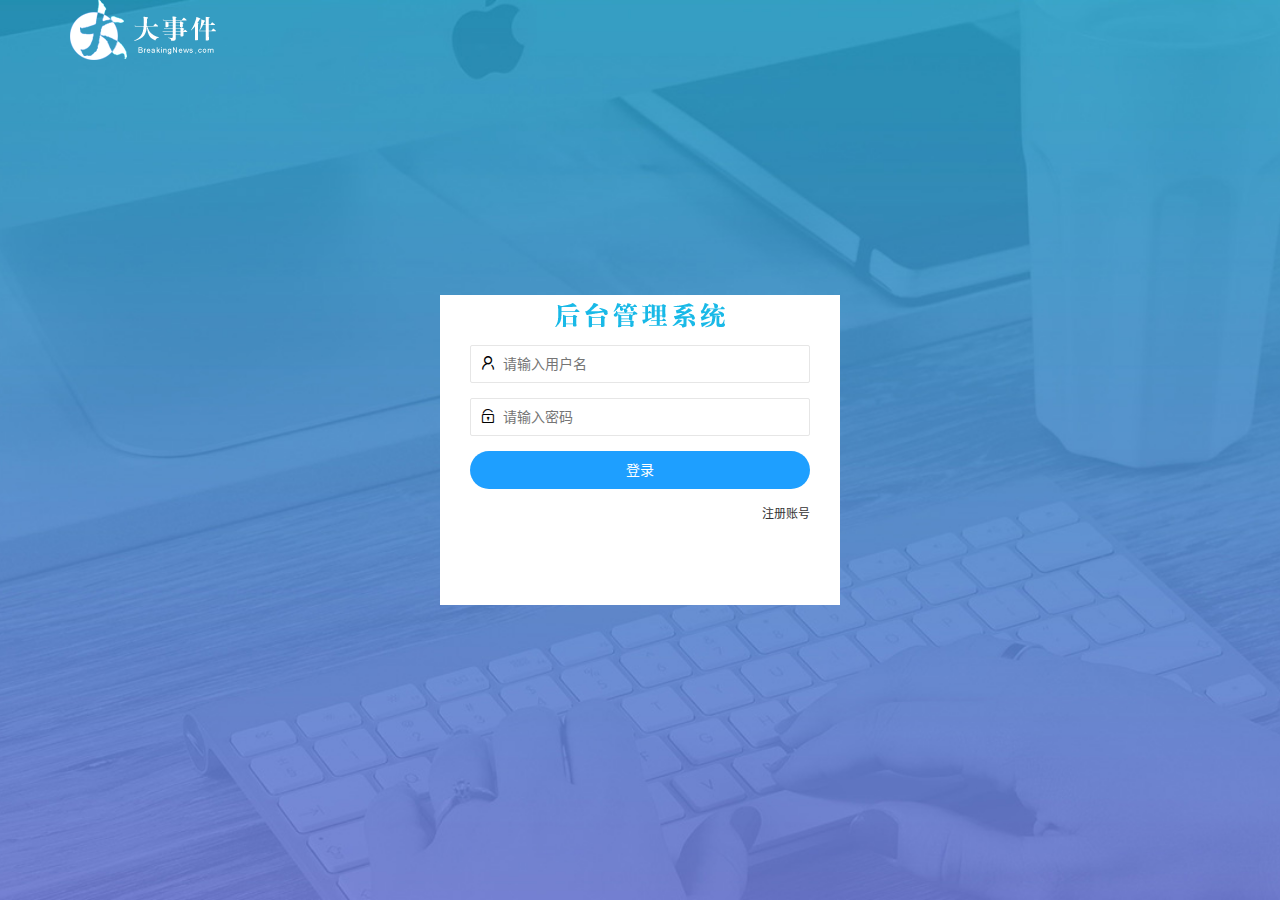
<file: login.html>
<!DOCTYPE html>
<html lang="zh-CN">

<head>
    <meta charset="UTF-8">
    <meta name="viewport" content="width=device-width, initial-scale=1.0">
    <title>登陆界面</title>
    <!-- 引入layui的css代码 -->
    <link rel="stylesheet" href="./assets/lib/layui/css/layui.css">
    <!-- 引入自己写的login.css -->
    <link rel="stylesheet" href="./assets/css/login.css">
</head>

<body class="layui-main">
    <!-- logo区域 -->
    <div class="log">
        <h1>
            <a href="javascript:;">
                <img src="./assets/images/logo.png" alt="">
            </a>
        </h1>
    </div>
    <!-- 登录注册区域的盒子 -->
    <div class="loginAndreg">
        <div class="box-title"></div>
        <!-- 登录login盒子 -->
        <div class="link_reg">
            <!-- 注册表单 -->
            <form class="layui-form" id='form_reg' <!-- 用户名 -->
                <div class="layui-form-item">
                    <i class="layui-icon layui-icon-username"></i>
                    <input type="text" name="uname" required lay-verify="required" placeholder="请输入用户名"
                        autocomplete="off" class="layui-input">
                </div>
                <!-- 密码框 -->
                <div class="layui-form-item">
                    <i class="layui-icon layui-icon-password"></i>
                    <input type="password" name="pwd" required lay-verify="required|pwds" placeholder="请输入密码"
                        autocomplete="off" class="layui-input">
                </div>
                <!-- 确认密码框 -->
                <div class="layui-form-item">
                    <i class="layui-icon layui-icon-password"></i>
                    <input type="password" name="repwd" required lay-verify="required|pwds|repwds" placeholder="请确认密码"
                        autocomplete="off" class="layui-input">
                </div>
                <!-- 注册按钮 -->
                <div class="layui-form-item"><button class="layui-btn layui-btn-fluid layui-btn-normal layui-btn-radius"
                        lay-submit>注册</button></div>

                <div class="layui-form-item goreg"><a href="javascript:;" id='login_in'>登陆</a></div>

            </form>
        </div>
        <!-- 注册regester区域 -->
        <div class="link_login">

            <!-- 登陆表单 -->
            <form class="layui-form" id='form_login'>
                <div class="layui-form-item">
                    <i class="layui-icon layui-icon-username"></i>
                    <input type="text" name="uname" required lay-verify="required" placeholder="请输入用户名"
                        autocomplete="off" class="layui-input">
                </div>
                <div class="layui-form-item">
                    <i class="layui-icon layui-icon-password"></i>
                    <input type="password" name="pwd" required lay-verify="required|pwds" placeholder="请输入密码"
                        autocomplete="off" class="layui-input">
                </div>
                <!-- 登录按钮 -->
                <div class="layui-form-item"><button class="layui-btn layui-btn-fluid layui-btn-normal layui-btn-radius"
                        lay-submit>登录</button></div>

                <div class="layui-form-item goreg"><a href="javascript:;" id='register_in'>注册账号</a></div>

            </form>

        </div>
    </div>
    <!-- 添加layui的js文件 -->
    <script src="./assets/lib/layui/layui.all.js"></script>
    <!-- 引入js代码 -->
    <script src="./assets/lib/jquery.js"></script>
    <script src="./assets/js/baseAPI.js"></script>
    <!-- 引入自己写的login.js代码 -->
    <script src="./assets/js/login.js"></script>
</body>
</file>
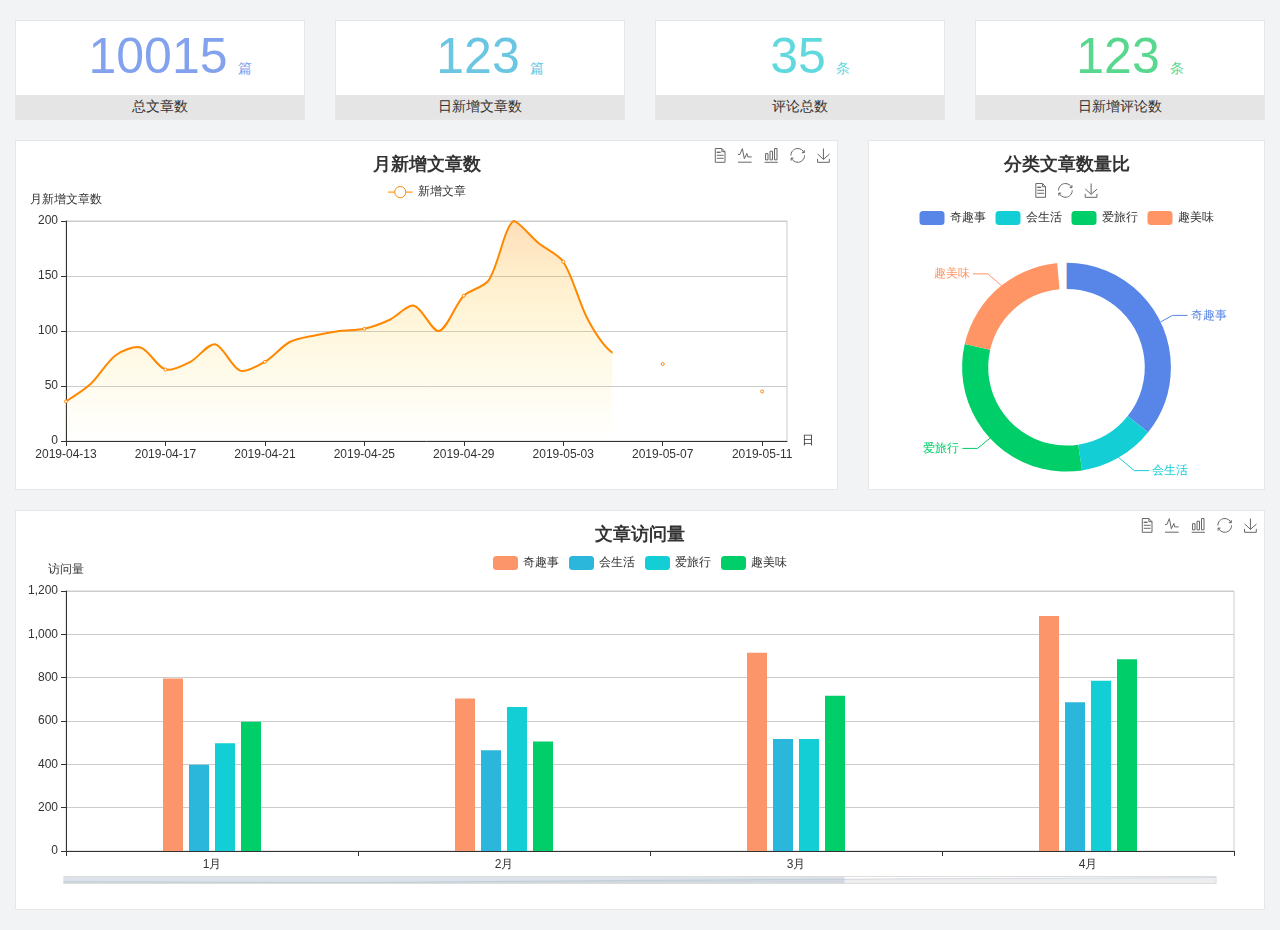
<file: home/dashboard.html>
<!DOCTYPE html>
<html lang="en">

<head>
  <meta charset="UTF-8">
  <meta name="viewport" content="width=device-width, initial-scale=1.0">
  <meta http-equiv="X-UA-Compatible" content="ie=edge">
  <title>图表统计</title>
  <link rel="stylesheet" href="../assets/lib/bootstrap.css" />
  <link rel="stylesheet" href="../assets/lib/main.css" />
  <script src="../assets/lib/jquery.js"></script>
  <script type="text/javascript" src="../assets/lib/echarts.min.js"></script>
</head>

<body>
  <div class="container-fluid">
    <div class="row spannel_list">
      <div class="col-sm-3 col-xs-6">
        <div class="spannel">
          <em>10015</em><span>篇</span>
          <b>总文章数</b>
        </div>
      </div>
      <div class="col-sm-3 col-xs-6">
        <div class="spannel scolor01">
          <em>123</em><span>篇</span>
          <b>日新增文章数</b>
        </div>
      </div>
      <div class="col-sm-3 col-xs-6">
        <div class="spannel scolor02">
          <em>35</em><span>条</span>
          <b>评论总数</b>
        </div>
      </div>
      <div class="col-sm-3 col-xs-6">
        <div class="spannel scolor03">
          <em>123</em><span>条</span>
          <b>日新增评论数</b>
        </div>
      </div>
    </div>
  </div>

  <div class="container-fluid">
    <div class="row curve-pie">
      <div class="col-lg-8 col-md-8">
        <div class="gragh_pannel" id="curve_show"></div>
      </div>
      <div class="col-lg-4 col-md-4">
        <div class="gragh_pannel" id="pie_show"></div>
      </div>
    </div>
  </div>

  <div class="container-fluid">
    <div class="column_pannel" id="column_show"></div>
  </div>

  <script>
    var oChart = echarts.init(document.getElementById('curve_show'));
    var aList_all = [
      { 'count': 36, 'date': '2019-04-13' },
      { 'count': 52, 'date': '2019-04-14' },
      { 'count': 78, 'date': '2019-04-15' },
      { 'count': 85, 'date': '2019-04-16' },
      { 'count': 65, 'date': '2019-04-17' },
      { 'count': 72, 'date': '2019-04-18' },
      { 'count': 88, 'date': '2019-04-19' },
      { 'count': 64, 'date': '2019-04-20' },
      { 'count': 72, 'date': '2019-04-21' },
      { 'count': 90, 'date': '2019-04-22' },
      { 'count': 96, 'date': '2019-04-23' },
      { 'count': 100, 'date': '2019-04-24' },
      { 'count': 102, 'date': '2019-04-25' },
      { 'count': 110, 'date': '2019-04-26' },
      { 'count': 123, 'date': '2019-04-27' },
      { 'count': 100, 'date': '2019-04-28' },
      { 'count': 132, 'date': '2019-04-29' },
      { 'count': 146, 'date': '2019-04-30' },
      { 'count': 200, 'date': '2019-05-01' },
      { 'count': 180, 'date': '2019-05-02' },
      { 'count': 163, 'date': '2019-05-03' },
      { 'count': 110, 'date': '2019-05-04' },
      { 'count': 80, 'date': '2019-05-05' },
      { 'count': 82, 'date': '2019-05-06' },
      { 'count': 70, 'date': '2019-05-07' },
      { 'count': 65, 'date': '2019-05-08' },
      { 'count': 54, 'date': '2019-05-09' },
      { 'count': 40, 'date': '2019-05-10' },
      { 'count': 45, 'date': '2019-05-11' },
      { 'count': 38, 'date': '2019-05-12' },
    ];

    let aCount = [];
    let aDate = [];

    for (var i = 0; i < aList_all.length; i++) {
      aCount.push(aList_all[i].count);
      aDate.push(aList_all[i].date);
    }

    var chartopt = {
      title: {
        text: '月新增文章数',
        left: 'center',
        top: '10'
      },
      tooltip: {
        trigger: 'axis'
      },
      legend: {
        data: ['新增文章'],
        top: '40'
      },
      toolbox: {
        show: true,
        feature: {
          mark: { show: true },
          dataView: { show: true, readOnly: false },
          magicType: { show: true, type: ['line', 'bar'] },
          restore: { show: true },
          saveAsImage: { show: true }
        }
      },
      calculable: true,
      xAxis: [
        {
          name: '日',
          type: 'category',
          boundaryGap: false,
          data: aDate
        }
      ],
      yAxis: [
        {
          name: '月新增文章数',
          type: 'value'
        }
      ],
      series: [
        {
          name: '新增文章',
          type: 'line',
          smooth: true,
          itemStyle: { normal: { areaStyle: { type: 'default' }, color: '#f80' }, lineStyle: { color: '#f80' } },
          data: aCount
        }],
      areaStyle: {
        normal: {
          color: new echarts.graphic.LinearGradient(0, 0, 0, 1, [{
            offset: 0,
            color: 'rgba(255,136,0,0.39)'
          }, {
            offset: .34,
            color: 'rgba(255,180,0,0.25)'
          }, {
            offset: 1,
            color: 'rgba(255,222,0,0.00)'
          }])

        }
      },
      grid: {
        show: true,
        x: 50,
        x2: 50,
        y: 80,
        height: 220
      }
    };

    oChart.setOption(chartopt);


    var oPie = echarts.init(document.getElementById('pie_show'));
    var oPieopt =
    {
      title: {
        top: 10,
        text: '分类文章数量比',
        x: 'center'
      },
      tooltip: {
        trigger: 'item',
        formatter: "{a} <br/>{b} : {c} ({d}%)"
      },
      color: ['#5885e8', '#13cfd5', '#00ce68', '#ff9565'],
      legend: {
        x: 'center',
        top: 65,
        data: ['奇趣事', '会生活', '爱旅行', '趣美味']
      },
      toolbox: {
        show: true,
        x: 'center',
        top: 35,
        feature: {
          mark: { show: true },
          dataView: { show: true, readOnly: false },
          magicType: {
            show: true,
            type: ['pie', 'funnel'],
            option: {
              funnel: {
                x: '25%',
                width: '50%',
                funnelAlign: 'left',
                max: 1548
              }
            }
          },
          restore: { show: true },
          saveAsImage: { show: true }
        }
      },
      calculable: true,
      series: [
        {
          name: '访问来源',
          type: 'pie',
          radius: ['45%', '60%'],
          center: ['50%', '65%'],
          data: [
            { value: 300, name: '奇趣事' },
            { value: 100, name: '会生活' },
            { value: 260, name: '爱旅行' },
            { value: 180, name: '趣美味' }
          ]
        }
      ]
    };
    oPie.setOption(oPieopt);



    var oColumn = this.echarts.init(document.getElementById('column_show'));
    var oColumnopt =
    {
      title: {
        text: '文章访问量',
        left: 'center',
        top: '10'
      },
      tooltip: {
        trigger: 'axis'
      },
      legend: {
        data: ['奇趣事', '会生活', '爱旅行', '趣美味'],
        top: '40'
      },
      toolbox: {
        show: true,
        feature: {
          mark: { show: true },
          dataView: { show: true, readOnly: false },
          magicType: { show: true, type: ['line', 'bar'] },
          restore: { show: true },
          saveAsImage: { show: true }
        }
      },
      calculable: true,
      xAxis: [
        {
          type: 'category',
          data: ['1月', '2月', '3月', '4月', '5月']
        }
      ],
      yAxis: [
        {
          name: '访问量',
          type: 'value'
        }
      ],
      series: [
        {
          name: '奇趣事',
          type: 'bar',
          barWidth: 20,
          itemStyle: {
            normal: { areaStyle: { type: 'default' }, color: '#fd956a' }
          },
          data: [800, 708, 920, 1090, 1200]
        },
        {
          name: '会生活',
          type: 'bar',
          barWidth: 20,
          itemStyle: {
            normal: { areaStyle: { type: 'default' }, color: '#2bb6db' }
          },
          data: [400, 468, 520, 690, 800]
        },
        {
          name: '爱旅行',
          type: 'bar',
          barWidth: 20,
          itemStyle: {
            normal: { areaStyle: { type: 'default' }, color: '#13cfd5' }
          },
          data: [500, 668, 520, 790, 900]
        },
        {
          name: '趣美味',
          type: 'bar',
          barWidth: 20,
          itemStyle: {
            normal: { areaStyle: { type: 'default' }, color: '#00ce68' }
          },
          data: [600, 508, 720, 890, 1000]
        }
      ],
      grid: {
        show: true,
        x: 50,
        x2: 30,
        y: 80,
        height: 260
      },
      dataZoom: [//给x轴设置滚动条
        {
          start: 0,//默认为0
          end: 100 - 1000 / 31,//默认为100
          type: 'slider',
          show: true,
          xAxisIndex: [0],
          handleSize: 0,//滑动条的 左右2个滑动条的大小
          height: 8,//组件高度
          left: 45, //左边的距离
          right: 50,//右边的距离
          bottom: 26,//右边的距离
          handleColor: '#ddd',//h滑动图标的颜色
          handleStyle: {
            borderColor: "#cacaca",
            borderWidth: "1",
            shadowBlur: 2,
            background: "#ddd",
            shadowColor: "#ddd",
          }
        }]
    };
    oColumn.setOption(oColumnopt);
  </script>
</body>

</html>
</file>
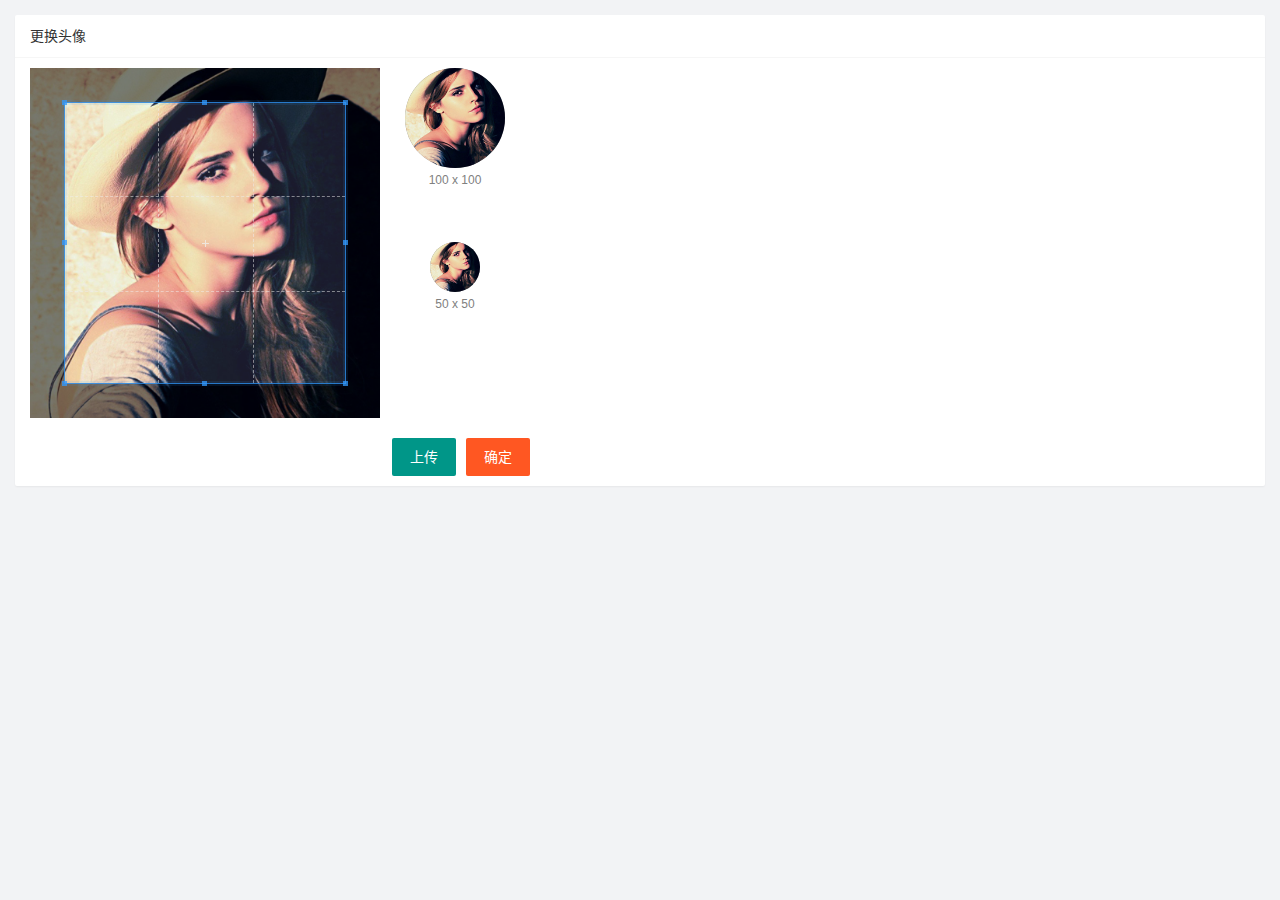
<file: user/user_avater.html>
<!DOCTYPE html>
<html lang="zh-CN">

<head>
    <meta charset="UTF-8">
    <meta name="viewport" content="width=device-width, initial-scale=1.0">
    <title>Document</title>
    <link rel="stylesheet" href="../assets/lib/layui/css/layui.css">
    <link rel="stylesheet" href="../assets/lib/cropper/cropper.css">
    <link rel="stylesheet" href="../assets/css/user/user_avater.css">
</head>

<body>
    <div class="layui-card">
        <div class="layui-card-header">更换头像</div>
        <div class="layui-card-body">
            <!-- 第一行的图片裁剪和预览区域 -->
            <div class="row1">
                <!-- 图片裁剪区域 -->
                <div class="cropper-box">
                    <!-- 这个 img 标签很重要，将来会把它初始化为裁剪区域 -->
                    <img id="image" src="/assets/images/sample.jpg" />
                </div>
                <!-- 图片的预览区域 -->
                <div class="preview-box">
                    <div>
                        <!-- 宽高为 100px 的预览区域 -->
                        <div class="img-preview w100"></div>
                        <p class="size">100 x 100</p>
                    </div>
                    <div>
                        <!-- 宽高为 50px 的预览区域 -->
                        <div class="img-preview w50"></div>
                        <p class="size">50 x 50</p>
                    </div>
                </div>
            </div>

            <!-- 第二行的按钮区域 -->
            <div class="row2">
                <input type="file" id="file" accept="image/png,image/jpeg">
                <button type="button" class="layui-btn" id='btnChooseImg'>上传</button>
                <button type="button" class="layui-btn layui-btn-danger" id='btnUpload'>确定</button>
            </div>
        </div>
    </div>
    <script src="../assets/lib/layui/layui.all.js"></script>
    <!-- 以下这三个必须按顺序引入 -->
    <script src="../assets/lib/jquery.js"></script>
    <script src="../assets/lib/cropper/Cropper.js"></script>
    <script src="../assets/lib/cropper/jquery-cropper.js"></script>
    <script src="../assets/js/baseAPI.js"></script>
    <script src="../assets/js/user/user_avater.js"></script>
</body>

</html>
</file>
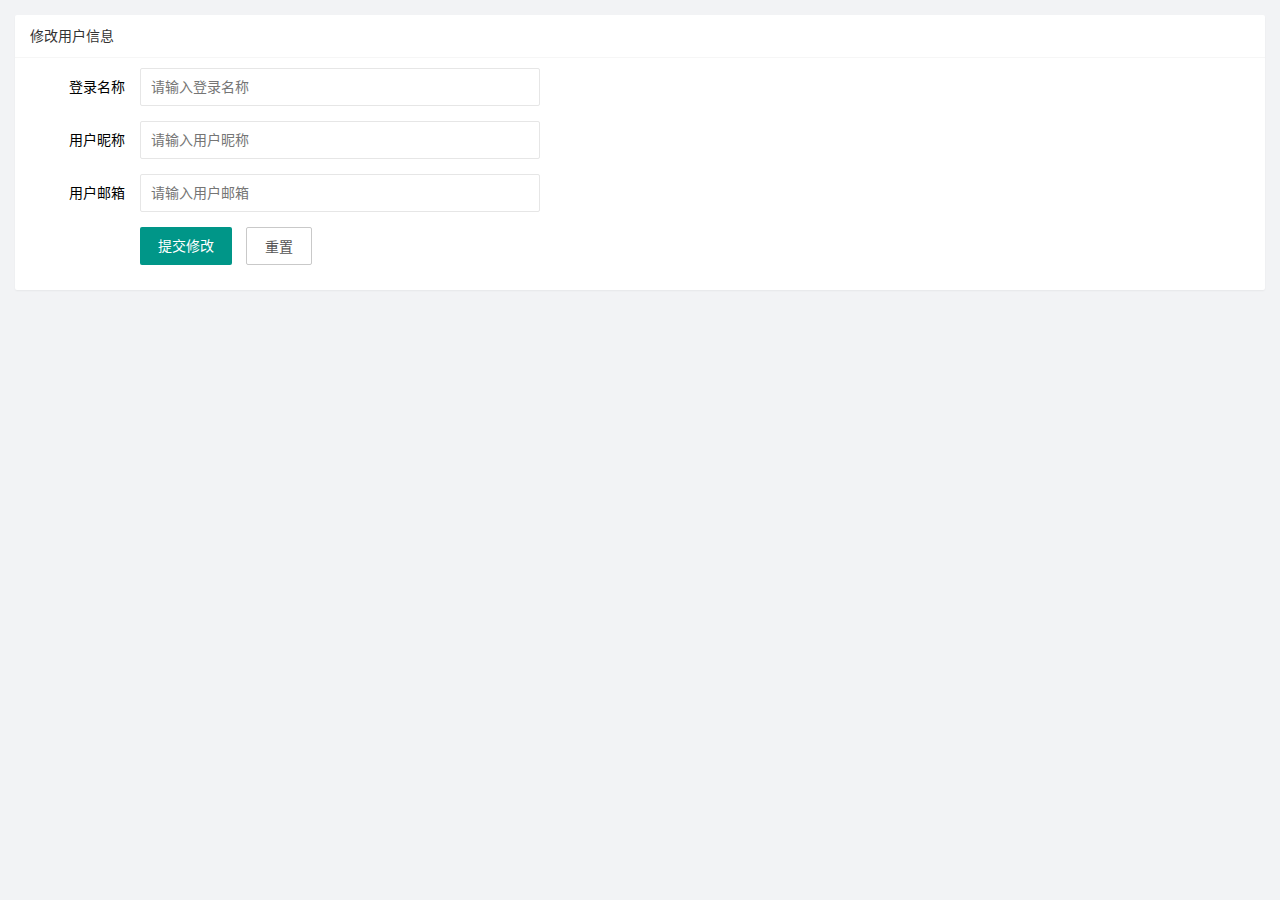
<file: user/user_info.html>
<!DOCTYPE html>
<html lang="zh-CN">

<head>
    <meta charset="UTF-8">
    <meta name="viewport" content="width=device-width, initial-scale=1.0">
    <title>Document</title>
    <!-- 引入layui的css文件 -->
    <link rel="stylesheet" href="../assets/lib/layui/css/layui.css">
    <!-- 引入自己的css文件 -->
    <link rel="stylesheet" href='../assets/css/user/user_info.css'>
</head>

<body>
    <div class="layui-card">
        <div class="layui-card-header">修改用户信息</div>
        <!-- lay-filter="formUserInfo"可以快速给表单赋值的属性 -->
        <div class="layui-card-body">
            <form class="layui-form" lay-filter="formUserInfo">
                <!-- 隐藏域 -->
                <input type="hidden" name="id">
                <div class="layui-form-item">
                    <label class="layui-form-label">登录名称</label>
                    <div class="layui-input-block">
                        <input type="text" name="username" required lay-verify="required" placeholder="请输入登录名称"
                            autocomplete="off" class="layui-input" readonly>
                    </div>
                </div>
                <div class="layui-form-item">
                    <label class="layui-form-label">用户昵称</label>
                    <div class="layui-input-block">
                        <input type="text" name="nickname" required lay-verify="required|nickname" placeholder="请输入用户昵称"
                            autocomplete="off" class="layui-input">
                    </div>
                </div>
                <div class="layui-form-item">
                    <label class="layui-form-label">用户邮箱</label>
                    <div class="layui-input-block">
                        <input type="text" name="email" required lay-verify="required|email" placeholder="请输入用户邮箱"
                            autocomplete="off" class="layui-input">
                    </div>
                </div>
                <div class="layui-form-item">
                    <div class="layui-input-block">
                        <button class="layui-btn" lay-submit lay-filter="formDemo">提交修改</button>
                        <button type="reset" class="layui-btn layui-btn-primary" id='btnReset'>重置</button>
                    </div>
                </div>
            </form>
        </div>
    </div>

    <!-- 引入layui的js文件 -->
    <script src="../assets/lib/layui/layui.all.js"></script>

    <!-- 导入jQuery文件 -->
    <script src="../assets/lib/jquery.js"></script>
    <!-- 引入baseAPI -->
    <script src="../assets/js/baseAPI.js"></script>
    <!-- 引入自己的js文件 -->
    <script src="../assets/js/user/user_info.js"></script>
</body>

</html>
</file>
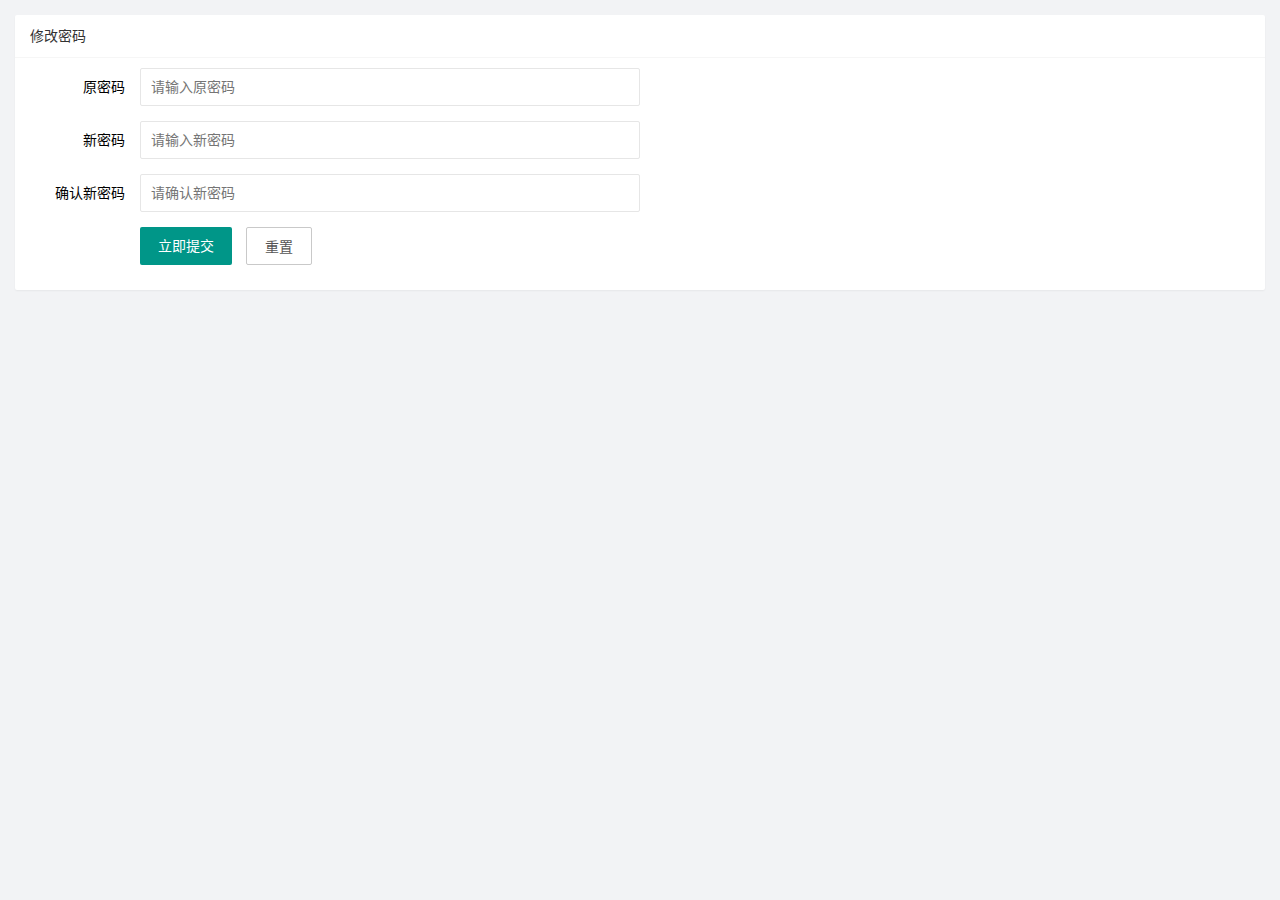
<file: user/user_pwd.html>
<!DOCTYPE html>
<html lang="zh-CN">

<head>
    <meta charset="UTF-8">
    <meta name="viewport" content="width=device-width, initial-scale=1.0">
    <title>Document</title>
    <link rel="stylesheet" href="../assets/lib/layui/css/layui.css">
    <link rel="stylesheet" href="../assets/css/user/user_pwd.css">
</head>

<body>
    <div class="layui-card">
        <div class="layui-card-header">修改密码</div>
        <div class="layui-card-body">
            <form class="layui-form">
                <div class="layui-form-item">
                    <label class="layui-form-label">原密码</label>
                    <div class="layui-input-block">
                        <input type="password" name="oldPwd" required lay-verify="required|pwd" placeholder="请输入原密码"
                            autocomplete="off" class="layui-input">
                    </div>
                </div>
                <div class="layui-form-item">
                    <label class="layui-form-label">新密码</label>
                    <div class="layui-input-block">
                        <input type="password" name="newPwd" required lay-verify="required|pwd|samePwd"
                            placeholder="请输入新密码" autocomplete="off" class="layui-input">
                    </div>
                </div>
                <div class="layui-form-item">
                    <label class="layui-form-label">确认新密码</label>
                    <div class="layui-input-block">
                        <input type="password" name="rePwd" required lay-verify="required|pwd|rePwd"
                            placeholder="请确认新密码" autocomplete="off" class="layui-input">
                    </div>
                </div>
                <div class="layui-form-item">
                    <div class="layui-input-block">
                        <button class="layui-btn" lay-submit lay-filter="formDemo">立即提交</button>
                        <button type="reset" class="layui-btn layui-btn-primary">重置</button>
                    </div>
                </div>
            </form>
        </div>
    </div>
    <!-- 导入layui的js文件 -->
    <script src="../assets/lib/layui/layui.all.js"></script>
    <!-- 引入jquery -->
    <script src="../assets/lib/jquery.js"></script>
    <!-- 引入baseAPI -->
    <script src="../assets/js/baseAPI.js"></script>
    <!-- 引入自己的js -->
    <script src="../assets/js/user/user_pwd.js"></script>
</body>

</html>
</file>
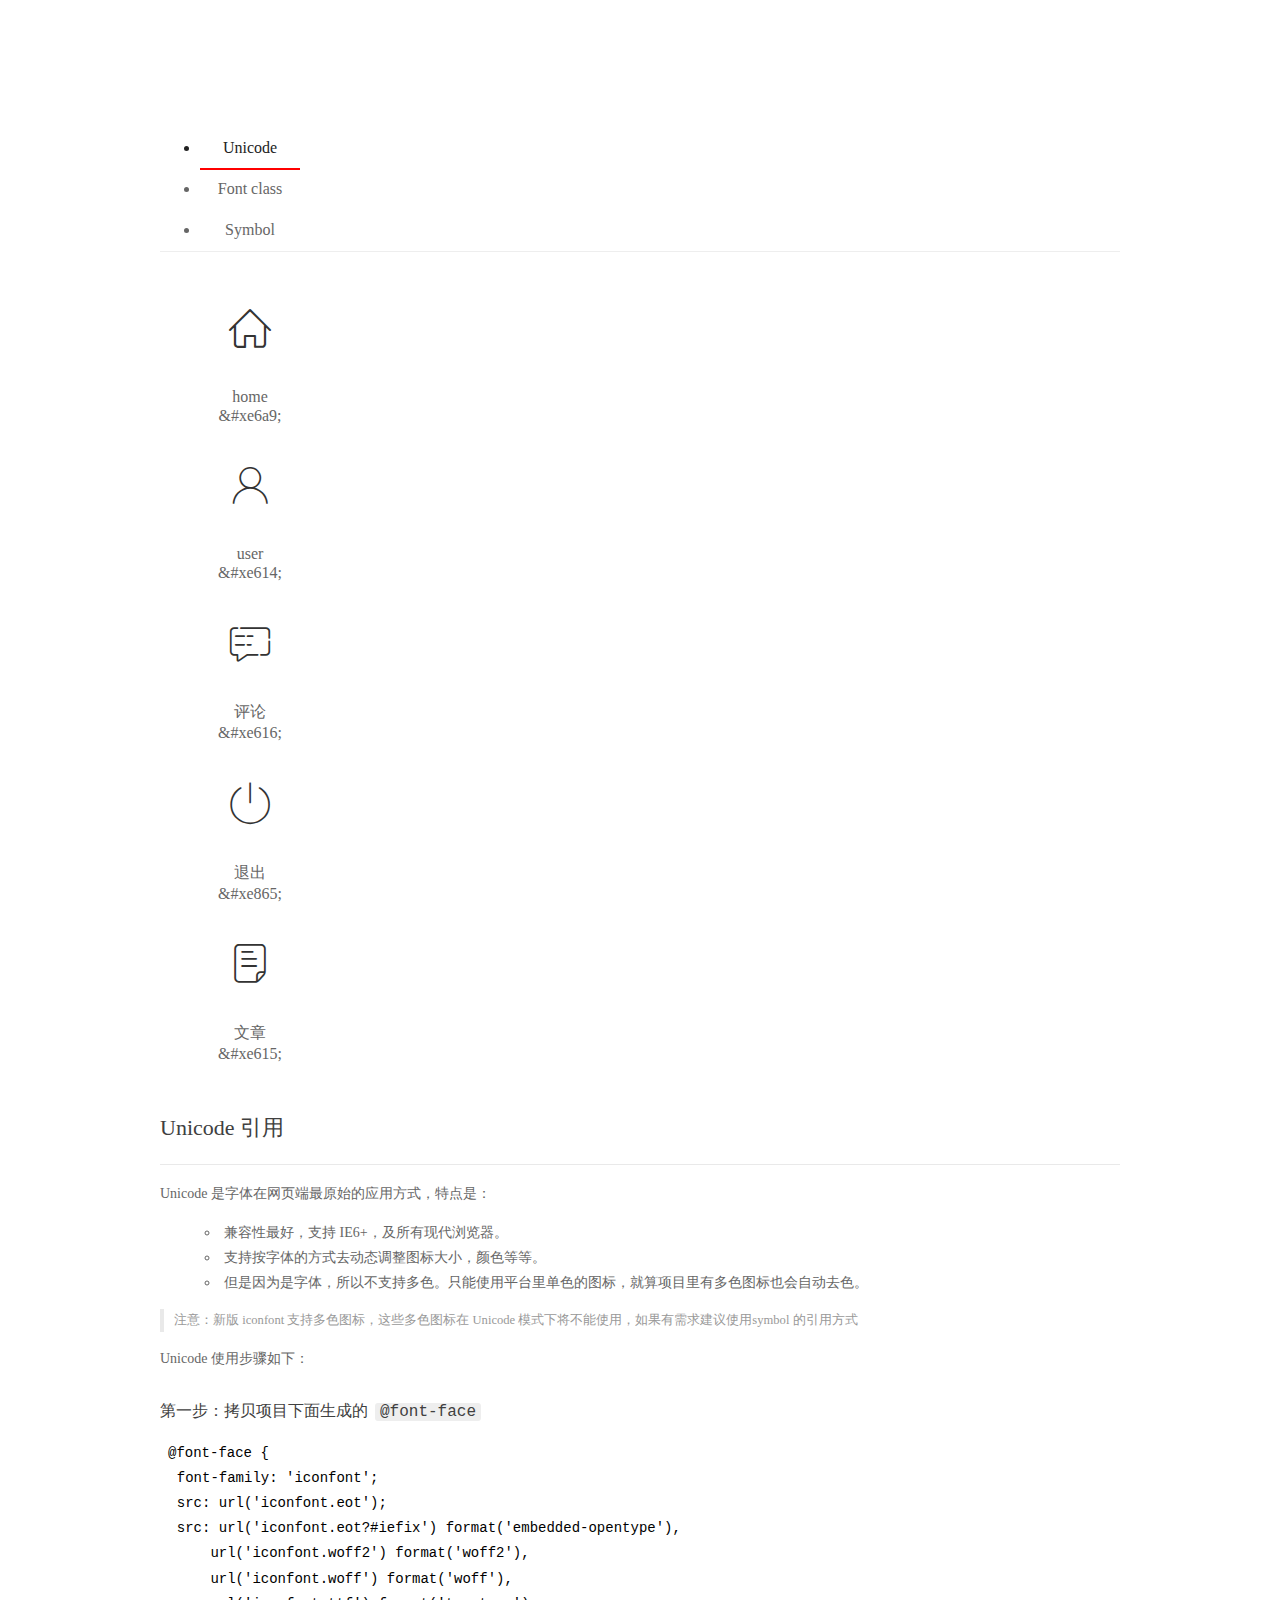
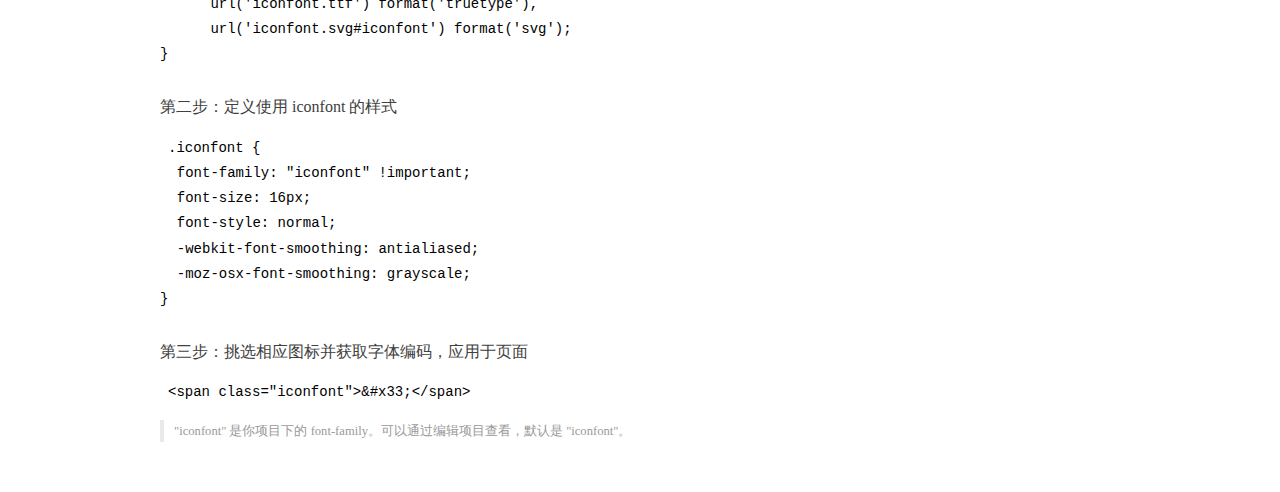
<file: assets/fonts/demo_index.html>
<!DOCTYPE html>
<html>
<head>
  <meta charset="utf-8"/>
  <title>IconFont Demo</title>
  <link rel="shortcut icon" href="https://gtms04.alicdn.com/tps/i4/TB1_oz6GVXXXXaFXpXXJDFnIXXX-64-64.ico" type="image/x-icon"/>
  <link rel="stylesheet" href="https://g.alicdn.com/thx/cube/1.3.2/cube.min.css">
  <link rel="stylesheet" href="demo.css">
  <link rel="stylesheet" href="iconfont.css">
  <script src="iconfont.js"></script>
  <!-- jQuery -->
  <script src="https://a1.alicdn.com/oss/uploads/2018/12/26/7bfddb60-08e8-11e9-9b04-53e73bb6408b.js"></script>
  <!-- 代码高亮 -->
  <script src="https://a1.alicdn.com/oss/uploads/2018/12/26/a3f714d0-08e6-11e9-8a15-ebf944d7534c.js"></script>
</head>
<body>
  <div class="main">
    <h1 class="logo"><a href="https://www.iconfont.cn/" title="iconfont 首页" target="_blank">&#xe86b;</a></h1>
    <div class="nav-tabs">
      <ul id="tabs" class="dib-box">
        <li class="dib active"><span>Unicode</span></li>
        <li class="dib"><span>Font class</span></li>
        <li class="dib"><span>Symbol</span></li>
      </ul>
      
    </div>
    <div class="tab-container">
      <div class="content unicode" style="display: block;">
          <ul class="icon_lists dib-box">
          
            <li class="dib">
              <span class="icon iconfont">&#xe6a9;</span>
                <div class="name">home</div>
                <div class="code-name">&amp;#xe6a9;</div>
              </li>
          
            <li class="dib">
              <span class="icon iconfont">&#xe614;</span>
                <div class="name">user</div>
                <div class="code-name">&amp;#xe614;</div>
              </li>
          
            <li class="dib">
              <span class="icon iconfont">&#xe616;</span>
                <div class="name">评论</div>
                <div class="code-name">&amp;#xe616;</div>
              </li>
          
            <li class="dib">
              <span class="icon iconfont">&#xe865;</span>
                <div class="name">退出</div>
                <div class="code-name">&amp;#xe865;</div>
              </li>
          
            <li class="dib">
              <span class="icon iconfont">&#xe615;</span>
                <div class="name">文章</div>
                <div class="code-name">&amp;#xe615;</div>
              </li>
          
          </ul>
          <div class="article markdown">
          <h2 id="unicode-">Unicode 引用</h2>
          <hr>

          <p>Unicode 是字体在网页端最原始的应用方式，特点是：</p>
          <ul>
            <li>兼容性最好，支持 IE6+，及所有现代浏览器。</li>
            <li>支持按字体的方式去动态调整图标大小，颜色等等。</li>
            <li>但是因为是字体，所以不支持多色。只能使用平台里单色的图标，就算项目里有多色图标也会自动去色。</li>
          </ul>
          <blockquote>
            <p>注意：新版 iconfont 支持多色图标，这些多色图标在 Unicode 模式下将不能使用，如果有需求建议使用symbol 的引用方式</p>
          </blockquote>
          <p>Unicode 使用步骤如下：</p>
          <h3 id="-font-face">第一步：拷贝项目下面生成的 <code>@font-face</code></h3>
<pre><code class="language-css"
>@font-face {
  font-family: 'iconfont';
  src: url('iconfont.eot');
  src: url('iconfont.eot?#iefix') format('embedded-opentype'),
      url('iconfont.woff2') format('woff2'),
      url('iconfont.woff') format('woff'),
      url('iconfont.ttf') format('truetype'),
      url('iconfont.svg#iconfont') format('svg');
}
</code></pre>
          <h3 id="-iconfont-">第二步：定义使用 iconfont 的样式</h3>
<pre><code class="language-css"
>.iconfont {
  font-family: "iconfont" !important;
  font-size: 16px;
  font-style: normal;
  -webkit-font-smoothing: antialiased;
  -moz-osx-font-smoothing: grayscale;
}
</code></pre>
          <h3 id="-">第三步：挑选相应图标并获取字体编码，应用于页面</h3>
<pre>
<code class="language-html"
>&lt;span class="iconfont"&gt;&amp;#x33;&lt;/span&gt;
</code></pre>
          <blockquote>
            <p>"iconfont" 是你项目下的 font-family。可以通过编辑项目查看，默认是 "iconfont"。</p>
          </blockquote>
          </div>
      </div>
      <div class="content font-class">
        <ul class="icon_lists dib-box">
          
          <li class="dib">
            <span class="icon iconfont icon-home"></span>
            <div class="name">
              home
            </div>
            <div class="code-name">.icon-home
            </div>
          </li>
          
          <li class="dib">
            <span class="icon iconfont icon-user"></span>
            <div class="name">
              user
            </div>
            <div class="code-name">.icon-user
            </div>
          </li>
          
          <li class="dib">
            <span class="icon iconfont icon-pinglun"></span>
            <div class="name">
              评论
            </div>
            <div class="code-name">.icon-pinglun
            </div>
          </li>
          
          <li class="dib">
            <span class="icon iconfont icon-tuichu"></span>
            <div class="name">
              退出
            </div>
            <div class="code-name">.icon-tuichu
            </div>
          </li>
          
          <li class="dib">
            <span class="icon iconfont icon-16"></span>
            <div class="name">
              文章
            </div>
            <div class="code-name">.icon-16
            </div>
          </li>
          
        </ul>
        <div class="article markdown">
        <h2 id="font-class-">font-class 引用</h2>
        <hr>

        <p>font-class 是 Unicode 使用方式的一种变种，主要是解决 Unicode 书写不直观，语意不明确的问题。</p>
        <p>与 Unicode 使用方式相比，具有如下特点：</p>
        <ul>
          <li>兼容性良好，支持 IE8+，及所有现代浏览器。</li>
          <li>相比于 Unicode 语意明确，书写更直观。可以很容易分辨这个 icon 是什么。</li>
          <li>因为使用 class 来定义图标，所以当要替换图标时，只需要修改 class 里面的 Unicode 引用。</li>
          <li>不过因为本质上还是使用的字体，所以多色图标还是不支持的。</li>
        </ul>
        <p>使用步骤如下：</p>
        <h3 id="-fontclass-">第一步：引入项目下面生成的 fontclass 代码：</h3>
<pre><code class="language-html">&lt;link rel="stylesheet" href="./iconfont.css"&gt;
</code></pre>
        <h3 id="-">第二步：挑选相应图标并获取类名，应用于页面：</h3>
<pre><code class="language-html">&lt;span class="iconfont icon-xxx"&gt;&lt;/span&gt;
</code></pre>
        <blockquote>
          <p>"
            iconfont" 是你项目下的 font-family。可以通过编辑项目查看，默认是 "iconfont"。</p>
        </blockquote>
      </div>
      </div>
      <div class="content symbol">
          <ul class="icon_lists dib-box">
          
            <li class="dib">
                <svg class="icon svg-icon" aria-hidden="true">
                  <use xlink:href="#icon-home"></use>
                </svg>
                <div class="name">home</div>
                <div class="code-name">#icon-home</div>
            </li>
          
            <li class="dib">
                <svg class="icon svg-icon" aria-hidden="true">
                  <use xlink:href="#icon-user"></use>
                </svg>
                <div class="name">user</div>
                <div class="code-name">#icon-user</div>
            </li>
          
            <li class="dib">
                <svg class="icon svg-icon" aria-hidden="true">
                  <use xlink:href="#icon-pinglun"></use>
                </svg>
                <div class="name">评论</div>
                <div class="code-name">#icon-pinglun</div>
            </li>
          
            <li class="dib">
                <svg class="icon svg-icon" aria-hidden="true">
                  <use xlink:href="#icon-tuichu"></use>
                </svg>
                <div class="name">退出</div>
                <div class="code-name">#icon-tuichu</div>
            </li>
          
            <li class="dib">
                <svg class="icon svg-icon" aria-hidden="true">
                  <use xlink:href="#icon-16"></use>
                </svg>
                <div class="name">文章</div>
                <div class="code-name">#icon-16</div>
            </li>
          
          </ul>
          <div class="article markdown">
          <h2 id="symbol-">Symbol 引用</h2>
          <hr>

          <p>这是一种全新的使用方式，应该说这才是未来的主流，也是平台目前推荐的用法。相关介绍可以参考这篇<a href="">文章</a>
            这种用法其实是做了一个 SVG 的集合，与另外两种相比具有如下特点：</p>
          <ul>
            <li>支持多色图标了，不再受单色限制。</li>
            <li>通过一些技巧，支持像字体那样，通过 <code>font-size</code>, <code>color</code> 来调整样式。</li>
            <li>兼容性较差，支持 IE9+，及现代浏览器。</li>
            <li>浏览器渲染 SVG 的性能一般，还不如 png。</li>
          </ul>
          <p>使用步骤如下：</p>
          <h3 id="-symbol-">第一步：引入项目下面生成的 symbol 代码：</h3>
<pre><code class="language-html">&lt;script src="./iconfont.js"&gt;&lt;/script&gt;
</code></pre>
          <h3 id="-css-">第二步：加入通用 CSS 代码（引入一次就行）：</h3>
<pre><code class="language-html">&lt;style&gt;
.icon {
  width: 1em;
  height: 1em;
  vertical-align: -0.15em;
  fill: currentColor;
  overflow: hidden;
}
&lt;/style&gt;
</code></pre>
          <h3 id="-">第三步：挑选相应图标并获取类名，应用于页面：</h3>
<pre><code class="language-html">&lt;svg class="icon" aria-hidden="true"&gt;
  &lt;use xlink:href="#icon-xxx"&gt;&lt;/use&gt;
&lt;/svg&gt;
</code></pre>
          </div>
      </div>

    </div>
  </div>
  <script>
  $(document).ready(function () {
      $('.tab-container .content:first').show()

      $('#tabs li').click(function (e) {
        var tabContent = $('.tab-container .content')
        var index = $(this).index()

        if ($(this).hasClass('active')) {
          return
        } else {
          $('#tabs li').removeClass('active')
          $(this).addClass('active')

          tabContent.hide().eq(index).fadeIn()
        }
      })
    })
  </script>
</body>
</html>
</file>
<file: assets/lib/layui/css/layui.css>
/** layui-v2.5.5 MIT License By https://www.layui.com */
 .layui-inline,img{display:inline-block;vertical-align:middle}h1,h2,h3,h4,h5,h6{font-weight:400}.layui-edge,.layui-header,.layui-inline,.layui-main{position:relative}.layui-body,.layui-edge,.layui-elip{overflow:hidden}.layui-btn,.layui-edge,.layui-inline,img{vertical-align:middle}.layui-btn,.layui-disabled,.layui-icon,.layui-unselect{-moz-user-select:none;-webkit-user-select:none;-ms-user-select:none}.layui-elip,.layui-form-checkbox span,.layui-form-pane .layui-form-label{text-overflow:ellipsis;white-space:nowrap}.layui-breadcrumb,.layui-tree-btnGroup{visibility:hidden}blockquote,body,button,dd,div,dl,dt,form,h1,h2,h3,h4,h5,h6,input,li,ol,p,pre,td,textarea,th,ul{margin:0;padding:0;-webkit-tap-highlight-color:rgba(0,0,0,0)}a:active,a:hover{outline:0}img{border:none}li{list-style:none}table{border-collapse:collapse;border-spacing:0}h4,h5,h6{font-size:100%}button,input,optgroup,option,select,textarea{font-family:inherit;font-size:inherit;font-style:inherit;font-weight:inherit;outline:0}pre{white-space:pre-wrap;white-space:-moz-pre-wrap;white-space:-pre-wrap;white-space:-o-pre-wrap;word-wrap:break-word}body{line-height:24px;font:14px Helvetica Neue,Helvetica,PingFang SC,Tahoma,Arial,sans-serif}hr{height:1px;margin:10px 0;border:0;clear:both}a{color:#333;text-decoration:none}a:hover{color:#777}a cite{font-style:normal;*cursor:pointer}.layui-border-box,.layui-border-box *{box-sizing:border-box}.layui-box,.layui-box *{box-sizing:content-box}.layui-clear{clear:both;*zoom:1}.layui-clear:after{content:'\20';clear:both;*zoom:1;display:block;height:0}.layui-inline{*display:inline;*zoom:1}.layui-edge{display:inline-block;width:0;height:0;border-width:6px;border-style:dashed;border-color:transparent}.layui-edge-top{top:-4px;border-bottom-color:#999;border-bottom-style:solid}.layui-edge-right{border-left-color:#999;border-left-style:solid}.layui-edge-bottom{top:2px;border-top-color:#999;border-top-style:solid}.layui-edge-left{border-right-color:#999;border-right-style:solid}.layui-disabled,.layui-disabled:hover{color:#d2d2d2!important;cursor:not-allowed!important}.layui-circle{border-radius:100%}.layui-show{display:block!important}.layui-hide{display:none!important}@font-face{font-family:layui-icon;src:url(../font/iconfont.eot?v=250);src:url(../font/iconfont.eot?v=250#iefix) format('embedded-opentype'),url(../font/iconfont.woff2?v=250) format('woff2'),url(../font/iconfont.woff?v=250) format('woff'),url(../font/iconfont.ttf?v=250) format('truetype'),url(../font/iconfont.svg?v=250#layui-icon) format('svg')}.layui-icon{font-family:layui-icon!important;font-size:16px;font-style:normal;-webkit-font-smoothing:antialiased;-moz-osx-font-smoothing:grayscale}.layui-icon-reply-fill:before{content:"\e611"}.layui-icon-set-fill:before{content:"\e614"}.layui-icon-menu-fill:before{content:"\e60f"}.layui-icon-search:before{content:"\e615"}.layui-icon-share:before{content:"\e641"}.layui-icon-set-sm:before{content:"\e620"}.layui-icon-engine:before{content:"\e628"}.layui-icon-close:before{content:"\1006"}.layui-icon-close-fill:before{content:"\1007"}.layui-icon-chart-screen:before{content:"\e629"}.layui-icon-star:before{content:"\e600"}.layui-icon-circle-dot:before{content:"\e617"}.layui-icon-chat:before{content:"\e606"}.layui-icon-release:before{content:"\e609"}.layui-icon-list:before{content:"\e60a"}.layui-icon-chart:before{content:"\e62c"}.layui-icon-ok-circle:before{content:"\1005"}.layui-icon-layim-theme:before{content:"\e61b"}.layui-icon-table:before{content:"\e62d"}.layui-icon-right:before{content:"\e602"}.layui-icon-left:before{content:"\e603"}.layui-icon-cart-simple:before{content:"\e698"}.layui-icon-face-cry:before{content:"\e69c"}.layui-icon-face-smile:before{content:"\e6af"}.layui-icon-survey:before{content:"\e6b2"}.layui-icon-tree:before{content:"\e62e"}.layui-icon-upload-circle:before{content:"\e62f"}.layui-icon-add-circle:before{content:"\e61f"}.layui-icon-download-circle:before{content:"\e601"}.layui-icon-templeate-1:before{content:"\e630"}.layui-icon-util:before{content:"\e631"}.layui-icon-face-surprised:before{content:"\e664"}.layui-icon-edit:before{content:"\e642"}.layui-icon-speaker:before{content:"\e645"}.layui-icon-down:before{content:"\e61a"}.layui-icon-file:before{content:"\e621"}.layui-icon-layouts:before{content:"\e632"}.layui-icon-rate-half:before{content:"\e6c9"}.layui-icon-add-circle-fine:before{content:"\e608"}.layui-icon-prev-circle:before{content:"\e633"}.layui-icon-read:before{content:"\e705"}.layui-icon-404:before{content:"\e61c"}.layui-icon-carousel:before{content:"\e634"}.layui-icon-help:before{content:"\e607"}.layui-icon-code-circle:before{content:"\e635"}.layui-icon-water:before{content:"\e636"}.layui-icon-username:before{content:"\e66f"}.layui-icon-find-fill:before{content:"\e670"}.layui-icon-about:before{content:"\e60b"}.layui-icon-location:before{content:"\e715"}.layui-icon-up:before{content:"\e619"}.layui-icon-pause:before{content:"\e651"}.layui-icon-date:before{content:"\e637"}.layui-icon-layim-uploadfile:before{content:"\e61d"}.layui-icon-delete:before{content:"\e640"}.layui-icon-play:before{content:"\e652"}.layui-icon-top:before{content:"\e604"}.layui-icon-friends:before{content:"\e612"}.layui-icon-refresh-3:before{content:"\e9aa"}.layui-icon-ok:before{content:"\e605"}.layui-icon-layer:before{content:"\e638"}.layui-icon-face-smile-fine:before{content:"\e60c"}.layui-icon-dollar:before{content:"\e659"}.layui-icon-group:before{content:"\e613"}.layui-icon-layim-download:before{content:"\e61e"}.layui-icon-picture-fine:before{content:"\e60d"}.layui-icon-link:before{content:"\e64c"}.layui-icon-diamond:before{content:"\e735"}.layui-icon-log:before{content:"\e60e"}.layui-icon-rate-solid:before{content:"\e67a"}.layui-icon-fonts-del:before{content:"\e64f"}.layui-icon-unlink:before{content:"\e64d"}.layui-icon-fonts-clear:before{content:"\e639"}.layui-icon-triangle-r:before{content:"\e623"}.layui-icon-circle:before{content:"\e63f"}.layui-icon-radio:before{content:"\e643"}.layui-icon-align-center:before{content:"\e647"}.layui-icon-align-right:before{content:"\e648"}.layui-icon-align-left:before{content:"\e649"}.layui-icon-loading-1:before{content:"\e63e"}.layui-icon-return:before{content:"\e65c"}.layui-icon-fonts-strong:before{content:"\e62b"}.layui-icon-upload:before{content:"\e67c"}.layui-icon-dialogue:before{content:"\e63a"}.layui-icon-video:before{content:"\e6ed"}.layui-icon-headset:before{content:"\e6fc"}.layui-icon-cellphone-fine:before{content:"\e63b"}.layui-icon-add-1:before{content:"\e654"}.layui-icon-face-smile-b:before{content:"\e650"}.layui-icon-fonts-html:before{content:"\e64b"}.layui-icon-form:before{content:"\e63c"}.layui-icon-cart:before{content:"\e657"}.layui-icon-camera-fill:before{content:"\e65d"}.layui-icon-tabs:before{content:"\e62a"}.layui-icon-fonts-code:before{content:"\e64e"}.layui-icon-fire:before{content:"\e756"}.layui-icon-set:before{content:"\e716"}.layui-icon-fonts-u:before{content:"\e646"}.layui-icon-triangle-d:before{content:"\e625"}.layui-icon-tips:before{content:"\e702"}.layui-icon-picture:before{content:"\e64a"}.layui-icon-more-vertical:before{content:"\e671"}.layui-icon-flag:before{content:"\e66c"}.layui-icon-loading:before{content:"\e63d"}.layui-icon-fonts-i:before{content:"\e644"}.layui-icon-refresh-1:before{content:"\e666"}.layui-icon-rmb:before{content:"\e65e"}.layui-icon-home:before{content:"\e68e"}.layui-icon-user:before{content:"\e770"}.layui-icon-notice:before{content:"\e667"}.layui-icon-login-weibo:before{content:"\e675"}.layui-icon-voice:before{content:"\e688"}.layui-icon-upload-drag:before{content:"\e681"}.layui-icon-login-qq:before{content:"\e676"}.layui-icon-snowflake:before{content:"\e6b1"}.layui-icon-file-b:before{content:"\e655"}.layui-icon-template:before{content:"\e663"}.layui-icon-auz:before{content:"\e672"}.layui-icon-console:before{content:"\e665"}.layui-icon-app:before{content:"\e653"}.layui-icon-prev:before{content:"\e65a"}.layui-icon-website:before{content:"\e7ae"}.layui-icon-next:before{content:"\e65b"}.layui-icon-component:before{content:"\e857"}.layui-icon-more:before{content:"\e65f"}.layui-icon-login-wechat:before{content:"\e677"}.layui-icon-shrink-right:before{content:"\e668"}.layui-icon-spread-left:before{content:"\e66b"}.layui-icon-camera:before{content:"\e660"}.layui-icon-note:before{content:"\e66e"}.layui-icon-refresh:before{content:"\e669"}.layui-icon-female:before{content:"\e661"}.layui-icon-male:before{content:"\e662"}.layui-icon-password:before{content:"\e673"}.layui-icon-senior:before{content:"\e674"}.layui-icon-theme:before{content:"\e66a"}.layui-icon-tread:before{content:"\e6c5"}.layui-icon-praise:before{content:"\e6c6"}.layui-icon-star-fill:before{content:"\e658"}.layui-icon-rate:before{content:"\e67b"}.layui-icon-template-1:before{content:"\e656"}.layui-icon-vercode:before{content:"\e679"}.layui-icon-cellphone:before{content:"\e678"}.layui-icon-screen-full:before{content:"\e622"}.layui-icon-screen-restore:before{content:"\e758"}.layui-icon-cols:before{content:"\e610"}.layui-icon-export:before{content:"\e67d"}.layui-icon-print:before{content:"\e66d"}.layui-icon-slider:before{content:"\e714"}.layui-icon-addition:before{content:"\e624"}.layui-icon-subtraction:before{content:"\e67e"}.layui-icon-service:before{content:"\e626"}.layui-icon-transfer:before{content:"\e691"}.layui-main{width:1140px;margin:0 auto}.layui-header{z-index:1000;height:60px}.layui-header a:hover{transition:all .5s;-webkit-transition:all .5s}.layui-side{position:fixed;left:0;top:0;bottom:0;z-index:999;width:200px;overflow-x:hidden}.layui-side-scroll{position:relative;width:220px;height:100%;overflow-x:hidden}.layui-body{position:absolute;left:200px;right:0;top:0;bottom:0;z-index:998;width:auto;overflow-y:auto;box-sizing:border-box}.layui-layout-body{overflow:hidden}.layui-layout-admin .layui-header{background-color:#23262E}.layui-layout-admin .layui-side{top:60px;width:200px;overflow-x:hidden}.layui-layout-admin .layui-body{position:fixed;top:60px;bottom:44px}.layui-layout-admin .layui-main{width:auto;margin:0 15px}.layui-layout-admin .layui-footer{position:fixed;left:200px;right:0;bottom:0;height:44px;line-height:44px;padding:0 15px;background-color:#eee}.layui-layout-admin .layui-logo{position:absolute;left:0;top:0;width:200px;height:100%;line-height:60px;text-align:center;color:#009688;font-size:16px}.layui-layout-admin .layui-header .layui-nav{background:0 0}.layui-layout-left{position:absolute!important;left:200px;top:0}.layui-layout-right{position:absolute!important;right:0;top:0}.layui-container{position:relative;margin:0 auto;padding:0 15px;box-sizing:border-box}.layui-fluid{position:relative;margin:0 auto;padding:0 15px}.layui-row:after,.layui-row:before{content:'';display:block;clear:both}.layui-col-lg1,.layui-col-lg10,.layui-col-lg11,.layui-col-lg12,.layui-col-lg2,.layui-col-lg3,.layui-col-lg4,.layui-col-lg5,.layui-col-lg6,.layui-col-lg7,.layui-col-lg8,.layui-col-lg9,.layui-col-md1,.layui-col-md10,.layui-col-md11,.layui-col-md12,.layui-col-md2,.layui-col-md3,.layui-col-md4,.layui-col-md5,.layui-col-md6,.layui-col-md7,.layui-col-md8,.layui-col-md9,.layui-col-sm1,.layui-col-sm10,.layui-col-sm11,.layui-col-sm12,.layui-col-sm2,.layui-col-sm3,.layui-col-sm4,.layui-col-sm5,.layui-col-sm6,.layui-col-sm7,.layui-col-sm8,.layui-col-sm9,.layui-col-xs1,.layui-col-xs10,.layui-col-xs11,.layui-col-xs12,.layui-col-xs2,.layui-col-xs3,.layui-col-xs4,.layui-col-xs5,.layui-col-xs6,.layui-col-xs7,.layui-col-xs8,.layui-col-xs9{position:relative;display:block;box-sizing:border-box}.layui-col-xs1,.layui-col-xs10,.layui-col-xs11,.layui-col-xs12,.layui-col-xs2,.layui-col-xs3,.layui-col-xs4,.layui-col-xs5,.layui-col-xs6,.layui-col-xs7,.layui-col-xs8,.layui-col-xs9{float:left}.layui-col-xs1{width:8.33333333%}.layui-col-xs2{width:16.66666667%}.layui-col-xs3{width:25%}.layui-col-xs4{width:33.33333333%}.layui-col-xs5{width:41.66666667%}.layui-col-xs6{width:50%}.layui-col-xs7{width:58.33333333%}.layui-col-xs8{width:66.66666667%}.layui-col-xs9{width:75%}.layui-col-xs10{width:83.33333333%}.layui-col-xs11{width:91.66666667%}.layui-col-xs12{width:100%}.layui-col-xs-offset1{margin-left:8.33333333%}.layui-col-xs-offset2{margin-left:16.66666667%}.layui-col-xs-offset3{margin-left:25%}.layui-col-xs-offset4{margin-left:33.33333333%}.layui-col-xs-offset5{margin-left:41.66666667%}.layui-col-xs-offset6{margin-left:50%}.layui-col-xs-offset7{margin-left:58.33333333%}.layui-col-xs-offset8{margin-left:66.66666667%}.layui-col-xs-offset9{margin-left:75%}.layui-col-xs-offset10{margin-left:83.33333333%}.layui-col-xs-offset11{margin-left:91.66666667%}.layui-col-xs-offset12{margin-left:100%}@media screen and (max-width:768px){.layui-hide-xs{display:none!important}.layui-show-xs-block{display:block!important}.layui-show-xs-inline{display:inline!important}.layui-show-xs-inline-block{display:inline-block!important}}@media screen and (min-width:768px){.layui-container{width:750px}.layui-hide-sm{display:none!important}.layui-show-sm-block{display:block!important}.layui-show-sm-inline{display:inline!important}.layui-show-sm-inline-block{display:inline-block!important}.layui-col-sm1,.layui-col-sm10,.layui-col-sm11,.layui-col-sm12,.layui-col-sm2,.layui-col-sm3,.layui-col-sm4,.layui-col-sm5,.layui-col-sm6,.layui-col-sm7,.layui-col-sm8,.layui-col-sm9{float:left}.layui-col-sm1{width:8.33333333%}.layui-col-sm2{width:16.66666667%}.layui-col-sm3{width:25%}.layui-col-sm4{width:33.33333333%}.layui-col-sm5{width:41.66666667%}.layui-col-sm6{width:50%}.layui-col-sm7{width:58.33333333%}.layui-col-sm8{width:66.66666667%}.layui-col-sm9{width:75%}.layui-col-sm10{width:83.33333333%}.layui-col-sm11{width:91.66666667%}.layui-col-sm12{width:100%}.layui-col-sm-offset1{margin-left:8.33333333%}.layui-col-sm-offset2{margin-left:16.66666667%}.layui-col-sm-offset3{margin-left:25%}.layui-col-sm-offset4{margin-left:33.33333333%}.layui-col-sm-offset5{margin-left:41.66666667%}.layui-col-sm-offset6{margin-left:50%}.layui-col-sm-offset7{margin-left:58.33333333%}.layui-col-sm-offset8{margin-left:66.66666667%}.layui-col-sm-offset9{margin-left:75%}.layui-col-sm-offset10{margin-left:83.33333333%}.layui-col-sm-offset11{margin-left:91.66666667%}.layui-col-sm-offset12{margin-left:100%}}@media screen and (min-width:992px){.layui-container{width:970px}.layui-hide-md{display:none!important}.layui-show-md-block{display:block!important}.layui-show-md-inline{display:inline!important}.layui-show-md-inline-block{display:inline-block!important}.layui-col-md1,.layui-col-md10,.layui-col-md11,.layui-col-md12,.layui-col-md2,.layui-col-md3,.layui-col-md4,.layui-col-md5,.layui-col-md6,.layui-col-md7,.layui-col-md8,.layui-col-md9{float:left}.layui-col-md1{width:8.33333333%}.layui-col-md2{width:16.66666667%}.layui-col-md3{width:25%}.layui-col-md4{width:33.33333333%}.layui-col-md5{width:41.66666667%}.layui-col-md6{width:50%}.layui-col-md7{width:58.33333333%}.layui-col-md8{width:66.66666667%}.layui-col-md9{width:75%}.layui-col-md10{width:83.33333333%}.layui-col-md11{width:91.66666667%}.layui-col-md12{width:100%}.layui-col-md-offset1{margin-left:8.33333333%}.layui-col-md-offset2{margin-left:16.66666667%}.layui-col-md-offset3{margin-left:25%}.layui-col-md-offset4{margin-left:33.33333333%}.layui-col-md-offset5{margin-left:41.66666667%}.layui-col-md-offset6{margin-left:50%}.layui-col-md-offset7{margin-left:58.33333333%}.layui-col-md-offset8{margin-left:66.66666667%}.layui-col-md-offset9{margin-left:75%}.layui-col-md-offset10{margin-left:83.33333333%}.layui-col-md-offset11{margin-left:91.66666667%}.layui-col-md-offset12{margin-left:100%}}@media screen and (min-width:1200px){.layui-container{width:1170px}.layui-hide-lg{display:none!important}.layui-show-lg-block{display:block!important}.layui-show-lg-inline{display:inline!important}.layui-show-lg-inline-block{display:inline-block!important}.layui-col-lg1,.layui-col-lg10,.layui-col-lg11,.layui-col-lg12,.layui-col-lg2,.layui-col-lg3,.layui-col-lg4,.layui-col-lg5,.layui-col-lg6,.layui-col-lg7,.layui-col-lg8,.layui-col-lg9{float:left}.layui-col-lg1{width:8.33333333%}.layui-col-lg2{width:16.66666667%}.layui-col-lg3{width:25%}.layui-col-lg4{width:33.33333333%}.layui-col-lg5{width:41.66666667%}.layui-col-lg6{width:50%}.layui-col-lg7{width:58.33333333%}.layui-col-lg8{width:66.66666667%}.layui-col-lg9{width:75%}.layui-col-lg10{width:83.33333333%}.layui-col-lg11{width:91.66666667%}.layui-col-lg12{width:100%}.layui-col-lg-offset1{margin-left:8.33333333%}.layui-col-lg-offset2{margin-left:16.66666667%}.layui-col-lg-offset3{margin-left:25%}.layui-col-lg-offset4{margin-left:33.33333333%}.layui-col-lg-offset5{margin-left:41.66666667%}.layui-col-lg-offset6{margin-left:50%}.layui-col-lg-offset7{margin-left:58.33333333%}.layui-col-lg-offset8{margin-left:66.66666667%}.layui-col-lg-offset9{margin-left:75%}.layui-col-lg-offset10{margin-left:83.33333333%}.layui-col-lg-offset11{margin-left:91.66666667%}.layui-col-lg-offset12{margin-left:100%}}.layui-col-space1{margin:-.5px}.layui-col-space1>*{padding:.5px}.layui-col-space3{margin:-1.5px}.layui-col-space3>*{padding:1.5px}.layui-col-space5{margin:-2.5px}.layui-col-space5>*{padding:2.5px}.layui-col-space8{margin:-3.5px}.layui-col-space8>*{padding:3.5px}.layui-col-space10{margin:-5px}.layui-col-space10>*{padding:5px}.layui-col-space12{margin:-6px}.layui-col-space12>*{padding:6px}.layui-col-space15{margin:-7.5px}.layui-col-space15>*{padding:7.5px}.layui-col-space18{margin:-9px}.layui-col-space18>*{padding:9px}.layui-col-space20{margin:-10px}.layui-col-space20>*{padding:10px}.layui-col-space22{margin:-11px}.layui-col-space22>*{padding:11px}.layui-col-space25{margin:-12.5px}.layui-col-space25>*{padding:12.5px}.layui-col-space30{margin:-15px}.layui-col-space30>*{padding:15px}.layui-btn,.layui-input,.layui-select,.layui-textarea,.layui-upload-button{outline:0;-webkit-appearance:none;transition:all .3s;-webkit-transition:all .3s;box-sizing:border-box}.layui-elem-quote{margin-bottom:10px;padding:15px;line-height:22px;border-left:5px solid #009688;border-radius:0 2px 2px 0;background-color:#f2f2f2}.layui-quote-nm{border-style:solid;border-width:1px 1px 1px 5px;background:0 0}.layui-elem-field{margin-bottom:10px;padding:0;border-width:1px;border-style:solid}.layui-elem-field legend{margin-left:20px;padding:0 10px;font-size:20px;font-weight:300}.layui-field-title{margin:10px 0 20px;border-width:1px 0 0}.layui-field-box{padding:10px 15px}.layui-field-title .layui-field-box{padding:10px 0}.layui-progress{position:relative;height:6px;border-radius:20px;background-color:#e2e2e2}.layui-progress-bar{position:absolute;left:0;top:0;width:0;max-width:100%;height:6px;border-radius:20px;text-align:right;background-color:#5FB878;transition:all .3s;-webkit-transition:all .3s}.layui-progress-big,.layui-progress-big .layui-progress-bar{height:18px;line-height:18px}.layui-progress-text{position:relative;top:-20px;line-height:18px;font-size:12px;color:#666}.layui-progress-big .layui-progress-text{position:static;padding:0 10px;color:#fff}.layui-collapse{border-width:1px;border-style:solid;border-radius:2px}.layui-colla-content,.layui-colla-item{border-top-width:1px;border-top-style:solid}.layui-colla-item:first-child{border-top:none}.layui-colla-title{position:relative;height:42px;line-height:42px;padding:0 15px 0 35px;color:#333;background-color:#f2f2f2;cursor:pointer;font-size:14px;overflow:hidden}.layui-colla-content{display:none;padding:10px 15px;line-height:22px;color:#666}.layui-colla-icon{position:absolute;left:15px;top:0;font-size:14px}.layui-card{margin-bottom:15px;border-radius:2px;background-color:#fff;box-shadow:0 1px 2px 0 rgba(0,0,0,.05)}.layui-card:last-child{margin-bottom:0}.layui-card-header{position:relative;height:42px;line-height:42px;padding:0 15px;border-bottom:1px solid #f6f6f6;color:#333;border-radius:2px 2px 0 0;font-size:14px}.layui-bg-black,.layui-bg-blue,.layui-bg-cyan,.layui-bg-green,.layui-bg-orange,.layui-bg-red{color:#fff!important}.layui-card-body{position:relative;padding:10px 15px;line-height:24px}.layui-card-body[pad15]{padding:15px}.layui-card-body[pad20]{padding:20px}.layui-card-body .layui-table{margin:5px 0}.layui-card .layui-tab{margin:0}.layui-panel-window{position:relative;padding:15px;border-radius:0;border-top:5px solid #E6E6E6;background-color:#fff}.layui-auxiliar-moving{position:fixed;left:0;right:0;top:0;bottom:0;width:100%;height:100%;background:0 0;z-index:9999999999}.layui-form-label,.layui-form-mid,.layui-form-select,.layui-input-block,.layui-input-inline,.layui-textarea{position:relative}.layui-bg-red{background-color:#FF5722!important}.layui-bg-orange{background-color:#FFB800!important}.layui-bg-green{background-color:#009688!important}.layui-bg-cyan{background-color:#2F4056!important}.layui-bg-blue{background-color:#1E9FFF!important}.layui-bg-black{background-color:#393D49!important}.layui-bg-gray{background-color:#eee!important;color:#666!important}.layui-badge-rim,.layui-colla-content,.layui-colla-item,.layui-collapse,.layui-elem-field,.layui-form-pane .layui-form-item[pane],.layui-form-pane .layui-form-label,.layui-input,.layui-layedit,.layui-layedit-tool,.layui-quote-nm,.layui-select,.layui-tab-bar,.layui-tab-card,.layui-tab-title,.layui-tab-title .layui-this:after,.layui-textarea{border-color:#e6e6e6}.layui-timeline-item:before,hr{background-color:#e6e6e6}.layui-text{line-height:22px;font-size:14px;color:#666}.layui-text h1,.layui-text h2,.layui-text h3{font-weight:500;color:#333}.layui-text h1{font-size:30px}.layui-text h2{font-size:24px}.layui-text h3{font-size:18px}.layui-text a:not(.layui-btn){color:#01AAED}.layui-text a:not(.layui-btn):hover{text-decoration:underline}.layui-text ul{padding:5px 0 5px 15px}.layui-text ul li{margin-top:5px;list-style-type:disc}.layui-text em,.layui-word-aux{color:#999!important;padding:0 5px!important}.layui-btn{display:inline-block;height:38px;line-height:38px;padding:0 18px;background-color:#009688;color:#fff;white-space:nowrap;text-align:center;font-size:14px;border:none;border-radius:2px;cursor:pointer}.layui-btn:hover{opacity:.8;filter:alpha(opacity=80);color:#fff}.layui-btn:active{opacity:1;filter:alpha(opacity=100)}.layui-btn+.layui-btn{margin-left:10px}.layui-btn-container{font-size:0}.layui-btn-container .layui-btn{margin-right:10px;margin-bottom:10px}.layui-btn-container .layui-btn+.layui-btn{margin-left:0}.layui-table .layui-btn-container .layui-btn{margin-bottom:9px}.layui-btn-radius{border-radius:100px}.layui-btn .layui-icon{margin-right:3px;font-size:18px;vertical-align:bottom;vertical-align:middle\9}.layui-btn-primary{border:1px solid #C9C9C9;background-color:#fff;color:#555}.layui-btn-primary:hover{border-color:#009688;color:#333}.layui-btn-normal{background-color:#1E9FFF}.layui-btn-warm{background-color:#FFB800}.layui-btn-danger{background-color:#FF5722}.layui-btn-checked{background-color:#5FB878}.layui-btn-disabled,.layui-btn-disabled:active,.layui-btn-disabled:hover{border:1px solid #e6e6e6;background-color:#FBFBFB;color:#C9C9C9;cursor:not-allowed;opacity:1}.layui-btn-lg{height:44px;line-height:44px;padding:0 25px;font-size:16px}.layui-btn-sm{height:30px;line-height:30px;padding:0 10px;font-size:12px}.layui-btn-sm i{font-size:16px!important}.layui-btn-xs{height:22px;line-height:22px;padding:0 5px;font-size:12px}.layui-btn-xs i{font-size:14px!important}.layui-btn-group{display:inline-block;vertical-align:middle;font-size:0}.layui-btn-group .layui-btn{margin-left:0!important;margin-right:0!important;border-left:1px solid rgba(255,255,255,.5);border-radius:0}.layui-btn-group .layui-btn-primary{border-left:none}.layui-btn-group .layui-btn-primary:hover{border-color:#C9C9C9;color:#009688}.layui-btn-group .layui-btn:first-child{border-left:none;border-radius:2px 0 0 2px}.layui-btn-group .layui-btn-primary:first-child{border-left:1px solid #c9c9c9}.layui-btn-group .layui-btn:last-child{border-radius:0 2px 2px 0}.layui-btn-group .layui-btn+.layui-btn{margin-left:0}.layui-btn-group+.layui-btn-group{margin-left:10px}.layui-btn-fluid{width:100%}.layui-input,.layui-select,.layui-textarea{height:38px;line-height:1.3;line-height:38px\9;border-width:1px;border-style:solid;background-color:#fff;border-radius:2px}.layui-input::-webkit-input-placeholder,.layui-select::-webkit-input-placeholder,.layui-textarea::-webkit-input-placeholder{line-height:1.3}.layui-input,.layui-textarea{display:block;width:100%;padding-left:10px}.layui-input:hover,.layui-textarea:hover{border-color:#D2D2D2!important}.layui-input:focus,.layui-textarea:focus{border-color:#C9C9C9!important}.layui-textarea{min-height:100px;height:auto;line-height:20px;padding:6px 10px;resize:vertical}.layui-select{padding:0 10px}.layui-form input[type=checkbox],.layui-form input[type=radio],.layui-form select{display:none}.layui-form [lay-ignore]{display:initial}.layui-form-item{margin-bottom:15px;clear:both;*zoom:1}.layui-form-item:after{content:'\20';clear:both;*zoom:1;display:block;height:0}.layui-form-label{float:left;display:block;padding:9px 15px;width:80px;font-weight:400;line-height:20px;text-align:right}.layui-form-label-col{display:block;float:none;padding:9px 0;line-height:20px;text-align:left}.layui-form-item .layui-inline{margin-bottom:5px;margin-right:10px}.layui-input-block{margin-left:110px;min-height:36px}.layui-input-inline{display:inline-block;vertical-align:middle}.layui-form-item .layui-input-inline{float:left;width:190px;margin-right:10px}.layui-form-text .layui-input-inline{width:auto}.layui-form-mid{float:left;display:block;padding:9px 0!important;line-height:20px;margin-right:10px}.layui-form-danger+.layui-form-select .layui-input,.layui-form-danger:focus{border-color:#FF5722!important}.layui-form-select .layui-input{padding-right:30px;cursor:pointer}.layui-form-select .layui-edge{position:absolute;right:10px;top:50%;margin-top:-3px;cursor:pointer;border-width:6px;border-top-color:#c2c2c2;border-top-style:solid;transition:all .3s;-webkit-transition:all .3s}.layui-form-select dl{display:none;position:absolute;left:0;top:42px;padding:5px 0;z-index:899;min-width:100%;border:1px solid #d2d2d2;max-height:300px;overflow-y:auto;background-color:#fff;border-radius:2px;box-shadow:0 2px 4px rgba(0,0,0,.12);box-sizing:border-box}.layui-form-select dl dd,.layui-form-select dl dt{padding:0 10px;line-height:36px;white-space:nowrap;overflow:hidden;text-overflow:ellipsis}.layui-form-select dl dt{font-size:12px;color:#999}.layui-form-select dl dd{cursor:pointer}.layui-form-select dl dd:hover{background-color:#f2f2f2;-webkit-transition:.5s all;transition:.5s all}.layui-form-select .layui-select-group dd{padding-left:20px}.layui-form-select dl dd.layui-select-tips{padding-left:10px!important;color:#999}.layui-form-select dl dd.layui-this{background-color:#5FB878;color:#fff}.layui-form-checkbox,.layui-form-select dl dd.layui-disabled{background-color:#fff}.layui-form-selected dl{display:block}.layui-form-checkbox,.layui-form-checkbox *,.layui-form-switch{display:inline-block;vertical-align:middle}.layui-form-selected .layui-edge{margin-top:-9px;-webkit-transform:rotate(180deg);transform:rotate(180deg);margin-top:-3px\9}:root .layui-form-selected .layui-edge{margin-top:-9px\0/IE9}.layui-form-selectup dl{top:auto;bottom:42px}.layui-select-none{margin:5px 0;text-align:center;color:#999}.layui-select-disabled .layui-disabled{border-color:#eee!important}.layui-select-disabled .layui-edge{border-top-color:#d2d2d2}.layui-form-checkbox{position:relative;height:30px;line-height:30px;margin-right:10px;padding-right:30px;cursor:pointer;font-size:0;-webkit-transition:.1s linear;transition:.1s linear;box-sizing:border-box}.layui-form-checkbox span{padding:0 10px;height:100%;font-size:14px;border-radius:2px 0 0 2px;background-color:#d2d2d2;color:#fff;overflow:hidden}.layui-form-checkbox:hover span{background-color:#c2c2c2}.layui-form-checkbox i{position:absolute;right:0;top:0;width:30px;height:28px;border:1px solid #d2d2d2;border-left:none;border-radius:0 2px 2px 0;color:#fff;font-size:20px;text-align:center}.layui-form-checkbox:hover i{border-color:#c2c2c2;color:#c2c2c2}.layui-form-checked,.layui-form-checked:hover{border-color:#5FB878}.layui-form-checked span,.layui-form-checked:hover span{background-color:#5FB878}.layui-form-checked i,.layui-form-checked:hover i{color:#5FB878}.layui-form-item .layui-form-checkbox{margin-top:4px}.layui-form-checkbox[lay-skin=primary]{height:auto!important;line-height:normal!important;min-width:18px;min-height:18px;border:none!important;margin-right:0;padding-left:28px;padding-right:0;background:0 0}.layui-form-checkbox[lay-skin=primary] span{padding-left:0;padding-right:15px;line-height:18px;background:0 0;color:#666}.layui-form-checkbox[lay-skin=primary] i{right:auto;left:0;width:16px;height:16px;line-height:16px;border:1px solid #d2d2d2;font-size:12px;border-radius:2px;background-color:#fff;-webkit-transition:.1s linear;transition:.1s linear}.layui-form-checkbox[lay-skin=primary]:hover i{border-color:#5FB878;color:#fff}.layui-form-checked[lay-skin=primary] i{border-color:#5FB878!important;background-color:#5FB878;color:#fff}.layui-checkbox-disbaled[lay-skin=primary] span{background:0 0!important;color:#c2c2c2}.layui-checkbox-disbaled[lay-skin=primary]:hover i{border-color:#d2d2d2}.layui-form-item .layui-form-checkbox[lay-skin=primary]{margin-top:10px}.layui-form-switch{position:relative;height:22px;line-height:22px;min-width:35px;padding:0 5px;margin-top:8px;border:1px solid #d2d2d2;border-radius:20px;cursor:pointer;background-color:#fff;-webkit-transition:.1s linear;transition:.1s linear}.layui-form-switch i{position:absolute;left:5px;top:3px;width:16px;height:16px;border-radius:20px;background-color:#d2d2d2;-webkit-transition:.1s linear;transition:.1s linear}.layui-form-switch em{position:relative;top:0;width:25px;margin-left:21px;padding:0!important;text-align:center!important;color:#999!important;font-style:normal!important;font-size:12px}.layui-form-onswitch{border-color:#5FB878;background-color:#5FB878}.layui-checkbox-disbaled,.layui-checkbox-disbaled i{border-color:#e2e2e2!important}.layui-form-onswitch i{left:100%;margin-left:-21px;background-color:#fff}.layui-form-onswitch em{margin-left:5px;margin-right:21px;color:#fff!important}.layui-checkbox-disbaled span{background-color:#e2e2e2!important}.layui-checkbox-disbaled:hover i{color:#fff!important}[lay-radio]{display:none}.layui-form-radio,.layui-form-radio *{display:inline-block;vertical-align:middle}.layui-form-radio{line-height:28px;margin:6px 10px 0 0;padding-right:10px;cursor:pointer;font-size:0}.layui-form-radio *{font-size:14px}.layui-form-radio>i{margin-right:8px;font-size:22px;color:#c2c2c2}.layui-form-radio>i:hover,.layui-form-radioed>i{color:#5FB878}.layui-radio-disbaled>i{color:#e2e2e2!important}.layui-form-pane .layui-form-label{width:110px;padding:8px 15px;height:38px;line-height:20px;border-width:1px;border-style:solid;border-radius:2px 0 0 2px;text-align:center;background-color:#FBFBFB;overflow:hidden;box-sizing:border-box}.layui-form-pane .layui-input-inline{margin-left:-1px}.layui-form-pane .layui-input-block{margin-left:110px;left:-1px}.layui-form-pane .layui-input{border-radius:0 2px 2px 0}.layui-form-pane .layui-form-text .layui-form-label{float:none;width:100%;border-radius:2px;box-sizing:border-box;text-align:left}.layui-form-pane .layui-form-text .layui-input-inline{display:block;margin:0;top:-1px;clear:both}.layui-form-pane .layui-form-text .layui-input-block{margin:0;left:0;top:-1px}.layui-form-pane .layui-form-text .layui-textarea{min-height:100px;border-radius:0 0 2px 2px}.layui-form-pane .layui-form-checkbox{margin:4px 0 4px 10px}.layui-form-pane .layui-form-radio,.layui-form-pane .layui-form-switch{margin-top:6px;margin-left:10px}.layui-form-pane .layui-form-item[pane]{position:relative;border-width:1px;border-style:solid}.layui-form-pane .layui-form-item[pane] .layui-form-label{position:absolute;left:0;top:0;height:100%;border-width:0 1px 0 0}.layui-form-pane .layui-form-item[pane] .layui-input-inline{margin-left:110px}@media screen and (max-width:450px){.layui-form-item .layui-form-label{text-overflow:ellipsis;overflow:hidden;white-space:nowrap}.layui-form-item .layui-inline{display:block;margin-right:0;margin-bottom:20px;clear:both}.layui-form-item .layui-inline:after{content:'\20';clear:both;display:block;height:0}.layui-form-item .layui-input-inline{display:block;float:none;left:-3px;width:auto;margin:0 0 10px 112px}.layui-form-item .layui-input-inline+.layui-form-mid{margin-left:110px;top:-5px;padding:0}.layui-form-item .layui-form-checkbox{margin-right:5px;margin-bottom:5px}}.layui-layedit{border-width:1px;border-style:solid;border-radius:2px}.layui-layedit-tool{padding:3px 5px;border-bottom-width:1px;border-bottom-style:solid;font-size:0}.layedit-tool-fixed{position:fixed;top:0;border-top:1px solid #e2e2e2}.layui-layedit-tool .layedit-tool-mid,.layui-layedit-tool .layui-icon{display:inline-block;vertical-align:middle;text-align:center;font-size:14px}.layui-layedit-tool .layui-icon{position:relative;width:32px;height:30px;line-height:30px;margin:3px 5px;color:#777;cursor:pointer;border-radius:2px}.layui-layedit-tool .layui-icon:hover{color:#393D49}.layui-layedit-tool .layui-icon:active{color:#000}.layui-layedit-tool .layedit-tool-active{background-color:#e2e2e2;color:#000}.layui-layedit-tool .layui-disabled,.layui-layedit-tool .layui-disabled:hover{color:#d2d2d2;cursor:not-allowed}.layui-layedit-tool .layedit-tool-mid{width:1px;height:18px;margin:0 10px;background-color:#d2d2d2}.layedit-tool-html{width:50px!important;font-size:30px!important}.layedit-tool-b,.layedit-tool-code,.layedit-tool-help{font-size:16px!important}.layedit-tool-d,.layedit-tool-face,.layedit-tool-image,.layedit-tool-unlink{font-size:18px!important}.layedit-tool-image input{position:absolute;font-size:0;left:0;top:0;width:100%;height:100%;opacity:.01;filter:Alpha(opacity=1);cursor:pointer}.layui-layedit-iframe iframe{display:block;width:100%}#LAY_layedit_code{overflow:hidden}.layui-laypage{display:inline-block;*display:inline;*zoom:1;vertical-align:middle;margin:10px 0;font-size:0}.layui-laypage>a:first-child,.layui-laypage>a:first-child em{border-radius:2px 0 0 2px}.layui-laypage>a:last-child,.layui-laypage>a:last-child em{border-radius:0 2px 2px 0}.layui-laypage>:first-child{margin-left:0!important}.layui-laypage>:last-child{margin-right:0!important}.layui-laypage a,.layui-laypage button,.layui-laypage input,.layui-laypage select,.layui-laypage span{border:1px solid #e2e2e2}.layui-laypage a,.layui-laypage span{display:inline-block;*display:inline;*zoom:1;vertical-align:middle;padding:0 15px;height:28px;line-height:28px;margin:0 -1px 5px 0;background-color:#fff;color:#333;font-size:12px}.layui-flow-more a *,.layui-laypage input,.layui-table-view select[lay-ignore]{display:inline-block}.layui-laypage a:hover{color:#009688}.layui-laypage em{font-style:normal}.layui-laypage .layui-laypage-spr{color:#999;font-weight:700}.layui-laypage a{text-decoration:none}.layui-laypage .layui-laypage-curr{position:relative}.layui-laypage .layui-laypage-curr em{position:relative;color:#fff}.layui-laypage .layui-laypage-curr .layui-laypage-em{position:absolute;left:-1px;top:-1px;padding:1px;width:100%;height:100%;background-color:#009688}.layui-laypage-em{border-radius:2px}.layui-laypage-next em,.layui-laypage-prev em{font-family:Sim sun;font-size:16px}.layui-laypage .layui-laypage-count,.layui-laypage .layui-laypage-limits,.layui-laypage .layui-laypage-refresh,.layui-laypage .layui-laypage-skip{margin-left:10px;margin-right:10px;padding:0;border:none}.layui-laypage .layui-laypage-limits,.layui-laypage .layui-laypage-refresh{vertical-align:top}.layui-laypage .layui-laypage-refresh i{font-size:18px;cursor:pointer}.layui-laypage select{height:22px;padding:3px;border-radius:2px;cursor:pointer}.layui-laypage .layui-laypage-skip{height:30px;line-height:30px;color:#999}.layui-laypage button,.layui-laypage input{height:30px;line-height:30px;border-radius:2px;vertical-align:top;background-color:#fff;box-sizing:border-box}.layui-laypage input{width:40px;margin:0 10px;padding:0 3px;text-align:center}.layui-laypage input:focus,.layui-laypage select:focus{border-color:#009688!important}.layui-laypage button{margin-left:10px;padding:0 10px;cursor:pointer}.layui-table,.layui-table-view{margin:10px 0}.layui-flow-more{margin:10px 0;text-align:center;color:#999;font-size:14px}.layui-flow-more a{height:32px;line-height:32px}.layui-flow-more a *{vertical-align:top}.layui-flow-more a cite{padding:0 20px;border-radius:3px;background-color:#eee;color:#333;font-style:normal}.layui-flow-more a cite:hover{opacity:.8}.layui-flow-more a i{font-size:30px;color:#737383}.layui-table{width:100%;background-color:#fff;color:#666}.layui-table tr{transition:all .3s;-webkit-transition:all .3s}.layui-table th{text-align:left;font-weight:400}.layui-table tbody tr:hover,.layui-table thead tr,.layui-table-click,.layui-table-header,.layui-table-hover,.layui-table-mend,.layui-table-patch,.layui-table-tool,.layui-table-total,.layui-table-total tr,.layui-table[lay-even] tr:nth-child(even){background-color:#f2f2f2}.layui-table td,.layui-table th,.layui-table-col-set,.layui-table-fixed-r,.layui-table-grid-down,.layui-table-header,.layui-table-page,.layui-table-tips-main,.layui-table-tool,.layui-table-total,.layui-table-view,.layui-table[lay-skin=line],.layui-table[lay-skin=row]{border-width:1px;border-style:solid;border-color:#e6e6e6}.layui-table td,.layui-table th{position:relative;padding:9px 15px;min-height:20px;line-height:20px;font-size:14px}.layui-table[lay-skin=line] td,.layui-table[lay-skin=line] th{border-width:0 0 1px}.layui-table[lay-skin=row] td,.layui-table[lay-skin=row] th{border-width:0 1px 0 0}.layui-table[lay-skin=nob] td,.layui-table[lay-skin=nob] th{border:none}.layui-table img{max-width:100px}.layui-table[lay-size=lg] td,.layui-table[lay-size=lg] th{padding:15px 30px}.layui-table-view .layui-table[lay-size=lg] .layui-table-cell{height:40px;line-height:40px}.layui-table[lay-size=sm] td,.layui-table[lay-size=sm] th{font-size:12px;padding:5px 10px}.layui-table-view .layui-table[lay-size=sm] .layui-table-cell{height:20px;line-height:20px}.layui-table[lay-data]{display:none}.layui-table-box{position:relative;overflow:hidden}.layui-table-view .layui-table{position:relative;width:auto;margin:0}.layui-table-view .layui-table[lay-skin=line]{border-width:0 1px 0 0}.layui-table-view .layui-table[lay-skin=row]{border-width:0 0 1px}.layui-table-view .layui-table td,.layui-table-view .layui-table th{padding:5px 0;border-top:none;border-left:none}.layui-table-view .layui-table th.layui-unselect .layui-table-cell span{cursor:pointer}.layui-table-view .layui-table td{cursor:default}.layui-table-view .layui-table td[data-edit=text]{cursor:text}.layui-table-view .layui-form-checkbox[lay-skin=primary] i{width:18px;height:18px}.layui-table-view .layui-form-radio{line-height:0;padding:0}.layui-table-view .layui-form-radio>i{margin:0;font-size:20px}.layui-table-init{position:absolute;left:0;top:0;width:100%;height:100%;text-align:center;z-index:110}.layui-table-init .layui-icon{position:absolute;left:50%;top:50%;margin:-15px 0 0 -15px;font-size:30px;color:#c2c2c2}.layui-table-header{border-width:0 0 1px;overflow:hidden}.layui-table-header .layui-table{margin-bottom:-1px}.layui-table-tool .layui-inline[lay-event]{position:relative;width:26px;height:26px;padding:5px;line-height:16px;margin-right:10px;text-align:center;color:#333;border:1px solid #ccc;cursor:pointer;-webkit-transition:.5s all;transition:.5s all}.layui-table-tool .layui-inline[lay-event]:hover{border:1px solid #999}.layui-table-tool-temp{padding-right:120px}.layui-table-tool-self{position:absolute;right:17px;top:10px}.layui-table-tool .layui-table-tool-self .layui-inline[lay-event]{margin:0 0 0 10px}.layui-table-tool-panel{position:absolute;top:29px;left:-1px;padding:5px 0;min-width:150px;min-height:40px;border:1px solid #d2d2d2;text-align:left;overflow-y:auto;background-color:#fff;box-shadow:0 2px 4px rgba(0,0,0,.12)}.layui-table-cell,.layui-table-tool-panel li{overflow:hidden;text-overflow:ellipsis;white-space:nowrap}.layui-table-tool-panel li{padding:0 10px;line-height:30px;-webkit-transition:.5s all;transition:.5s all}.layui-table-tool-panel li .layui-form-checkbox[lay-skin=primary]{width:100%;padding-left:28px}.layui-table-tool-panel li:hover{background-color:#f2f2f2}.layui-table-tool-panel li .layui-form-checkbox[lay-skin=primary] i{position:absolute;left:0;top:0}.layui-table-tool-panel li .layui-form-checkbox[lay-skin=primary] span{padding:0}.layui-table-tool .layui-table-tool-self .layui-table-tool-panel{left:auto;right:-1px}.layui-table-col-set{position:absolute;right:0;top:0;width:20px;height:100%;border-width:0 0 0 1px;background-color:#fff}.layui-table-sort{width:10px;height:20px;margin-left:5px;cursor:pointer!important}.layui-table-sort .layui-edge{position:absolute;left:5px;border-width:5px}.layui-table-sort .layui-table-sort-asc{top:3px;border-top:none;border-bottom-style:solid;border-bottom-color:#b2b2b2}.layui-table-sort .layui-table-sort-asc:hover{border-bottom-color:#666}.layui-table-sort .layui-table-sort-desc{bottom:5px;border-bottom:none;border-top-style:solid;border-top-color:#b2b2b2}.layui-table-sort .layui-table-sort-desc:hover{border-top-color:#666}.layui-table-sort[lay-sort=asc] .layui-table-sort-asc{border-bottom-color:#000}.layui-table-sort[lay-sort=desc] .layui-table-sort-desc{border-top-color:#000}.layui-table-cell{height:28px;line-height:28px;padding:0 15px;position:relative;box-sizing:border-box}.layui-table-cell .layui-form-checkbox[lay-skin=primary]{top:-1px;padding:0}.layui-table-cell .layui-table-link{color:#01AAED}.laytable-cell-checkbox,.laytable-cell-numbers,.laytable-cell-radio,.laytable-cell-space{padding:0;text-align:center}.layui-table-body{position:relative;overflow:auto;margin-right:-1px;margin-bottom:-1px}.layui-table-body .layui-none{line-height:26px;padding:15px;text-align:center;color:#999}.layui-table-fixed{position:absolute;left:0;top:0;z-index:101}.layui-table-fixed .layui-table-body{overflow:hidden}.layui-table-fixed-l{box-shadow:0 -1px 8px rgba(0,0,0,.08)}.layui-table-fixed-r{left:auto;right:-1px;border-width:0 0 0 1px;box-shadow:-1px 0 8px rgba(0,0,0,.08)}.layui-table-fixed-r .layui-table-header{position:relative;overflow:visible}.layui-table-mend{position:absolute;right:-49px;top:0;height:100%;width:50px}.layui-table-tool{position:relative;z-index:890;width:100%;min-height:50px;line-height:30px;padding:10px 15px;border-width:0 0 1px}.layui-table-tool .layui-btn-container{margin-bottom:-10px}.layui-table-page,.layui-table-total{border-width:1px 0 0;margin-bottom:-1px;overflow:hidden}.layui-table-page{position:relative;width:100%;padding:7px 7px 0;height:41px;font-size:12px;white-space:nowrap}.layui-table-page>div{height:26px}.layui-table-page .layui-laypage{margin:0}.layui-table-page .layui-laypage a,.layui-table-page .layui-laypage span{height:26px;line-height:26px;margin-bottom:10px;border:none;background:0 0}.layui-table-page .layui-laypage a,.layui-table-page .layui-laypage span.layui-laypage-curr{padding:0 12px}.layui-table-page .layui-laypage span{margin-left:0;padding:0}.layui-table-page .layui-laypage .layui-laypage-prev{margin-left:-7px!important}.layui-table-page .layui-laypage .layui-laypage-curr .layui-laypage-em{left:0;top:0;padding:0}.layui-table-page .layui-laypage button,.layui-table-page .layui-laypage input{height:26px;line-height:26px}.layui-table-page .layui-laypage input{width:40px}.layui-table-page .layui-laypage button{padding:0 10px}.layui-table-page select{height:18px}.layui-table-patch .layui-table-cell{padding:0;width:30px}.layui-table-edit{position:absolute;left:0;top:0;width:100%;height:100%;padding:0 14px 1px;border-radius:0;box-shadow:1px 1px 20px rgba(0,0,0,.15)}.layui-table-edit:focus{border-color:#5FB878!important}select.layui-table-edit{padding:0 0 0 10px;border-color:#C9C9C9}.layui-table-view .layui-form-checkbox,.layui-table-view .layui-form-radio,.layui-table-view .layui-form-switch{top:0;margin:0;box-sizing:content-box}.layui-table-view .layui-form-checkbox{top:-1px;height:26px;line-height:26px}.layui-table-view .layui-form-checkbox i{height:26px}.layui-table-grid .layui-table-cell{overflow:visible}.layui-table-grid-down{position:absolute;top:0;right:0;width:26px;height:100%;padding:5px 0;border-width:0 0 0 1px;text-align:center;background-color:#fff;color:#999;cursor:pointer}.layui-table-grid-down .layui-icon{position:absolute;top:50%;left:50%;margin:-8px 0 0 -8px}.layui-table-grid-down:hover{background-color:#fbfbfb}body .layui-table-tips .layui-layer-content{background:0 0;padding:0;box-shadow:0 1px 6px rgba(0,0,0,.12)}.layui-table-tips-main{margin:-44px 0 0 -1px;max-height:150px;padding:8px 15px;font-size:14px;overflow-y:scroll;background-color:#fff;color:#666}.layui-table-tips-c{position:absolute;right:-3px;top:-13px;width:20px;height:20px;padding:3px;cursor:pointer;background-color:#666;border-radius:50%;color:#fff}.layui-table-tips-c:hover{background-color:#777}.layui-table-tips-c:before{position:relative;right:-2px}.layui-upload-file{display:none!important;opacity:.01;filter:Alpha(opacity=1)}.layui-upload-drag,.layui-upload-form,.layui-upload-wrap{display:inline-block}.layui-upload-list{margin:10px 0}.layui-upload-choose{padding:0 10px;color:#999}.layui-upload-drag{position:relative;padding:30px;border:1px dashed #e2e2e2;background-color:#fff;text-align:center;cursor:pointer;color:#999}.layui-upload-drag .layui-icon{font-size:50px;color:#009688}.layui-upload-drag[lay-over]{border-color:#009688}.layui-upload-iframe{position:absolute;width:0;height:0;border:0;visibility:hidden}.layui-upload-wrap{position:relative;vertical-align:middle}.layui-upload-wrap .layui-upload-file{display:block!important;position:absolute;left:0;top:0;z-index:10;font-size:100px;width:100%;height:100%;opacity:.01;filter:Alpha(opacity=1);cursor:pointer}.layui-transfer-active,.layui-transfer-box{display:inline-block;vertical-align:middle}.layui-transfer-box,.layui-transfer-header,.layui-transfer-search{border-width:0;border-style:solid;border-color:#e6e6e6}.layui-transfer-box{position:relative;border-width:1px;width:200px;height:360px;border-radius:2px;background-color:#fff}.layui-transfer-box .layui-form-checkbox{width:100%;margin:0!important}.layui-transfer-header{height:38px;line-height:38px;padding:0 10px;border-bottom-width:1px}.layui-transfer-search{position:relative;padding:10px;border-bottom-width:1px}.layui-transfer-search .layui-input{height:32px;padding-left:30px;font-size:12px}.layui-transfer-search .layui-icon-search{position:absolute;left:20px;top:50%;margin-top:-8px;color:#666}.layui-transfer-active{margin:0 15px}.layui-transfer-active .layui-btn{display:block;margin:0;padding:0 15px;background-color:#5FB878;border-color:#5FB878;color:#fff}.layui-transfer-active .layui-btn-disabled{background-color:#FBFBFB;border-color:#e6e6e6;color:#C9C9C9}.layui-transfer-active .layui-btn:first-child{margin-bottom:15px}.layui-transfer-active .layui-btn .layui-icon{margin:0;font-size:14px!important}.layui-transfer-data{padding:5px 0;overflow:auto}.layui-transfer-data li{height:32px;line-height:32px;padding:0 10px}.layui-transfer-data li:hover{background-color:#f2f2f2;transition:.5s all}.layui-transfer-data .layui-none{padding:15px 10px;text-align:center;color:#999}.layui-nav{position:relative;padding:0 20px;background-color:#393D49;color:#fff;border-radius:2px;font-size:0;box-sizing:border-box}.layui-nav *{font-size:14px}.layui-nav .layui-nav-item{position:relative;display:inline-block;*display:inline;*zoom:1;vertical-align:middle;line-height:60px}.layui-nav .layui-nav-item a{display:block;padding:0 20px;color:#fff;color:rgba(255,255,255,.7);transition:all .3s;-webkit-transition:all .3s}.layui-nav .layui-this:after,.layui-nav-bar,.layui-nav-tree .layui-nav-itemed:after{position:absolute;left:0;top:0;width:0;height:5px;background-color:#5FB878;transition:all .2s;-webkit-transition:all .2s}.layui-nav-bar{z-index:1000}.layui-nav .layui-nav-item a:hover,.layui-nav .layui-this a{color:#fff}.layui-nav .layui-this:after{content:'';top:auto;bottom:0;width:100%}.layui-nav-img{width:30px;height:30px;margin-right:10px;border-radius:50%}.layui-nav .layui-nav-more{content:'';width:0;height:0;border-style:solid dashed dashed;border-color:#fff transparent transparent;overflow:hidden;cursor:pointer;transition:all .2s;-webkit-transition:all .2s;position:absolute;top:50%;right:3px;margin-top:-3px;border-width:6px;border-top-color:rgba(255,255,255,.7)}.layui-nav .layui-nav-mored,.layui-nav-itemed>a .layui-nav-more{margin-top:-9px;border-style:dashed dashed solid;border-color:transparent transparent #fff}.layui-nav-child{display:none;position:absolute;left:0;top:65px;min-width:100%;line-height:36px;padding:5px 0;box-shadow:0 2px 4px rgba(0,0,0,.12);border:1px solid #d2d2d2;background-color:#fff;z-index:100;border-radius:2px;white-space:nowrap}.layui-nav .layui-nav-child a{color:#333}.layui-nav .layui-nav-child a:hover{background-color:#f2f2f2;color:#000}.layui-nav-child dd{position:relative}.layui-nav .layui-nav-child dd.layui-this a,.layui-nav-child dd.layui-this{background-color:#5FB878;color:#fff}.layui-nav-child dd.layui-this:after{display:none}.layui-nav-tree{width:200px;padding:0}.layui-nav-tree .layui-nav-item{display:block;width:100%;line-height:45px}.layui-nav-tree .layui-nav-item a{position:relative;height:45px;line-height:45px;text-overflow:ellipsis;overflow:hidden;white-space:nowrap}.layui-nav-tree .layui-nav-item a:hover{background-color:#4E5465}.layui-nav-tree .layui-nav-bar{width:5px;height:0;background-color:#009688}.layui-nav-tree .layui-nav-child dd.layui-this,.layui-nav-tree .layui-nav-child dd.layui-this a,.layui-nav-tree .layui-this,.layui-nav-tree .layui-this>a,.layui-nav-tree .layui-this>a:hover{background-color:#009688;color:#fff}.layui-nav-tree .layui-this:after{display:none}.layui-nav-itemed>a,.layui-nav-tree .layui-nav-title a,.layui-nav-tree .layui-nav-title a:hover{color:#fff!important}.layui-nav-tree .layui-nav-child{position:relative;z-index:0;top:0;border:none;box-shadow:none}.layui-nav-tree .layui-nav-child a{height:40px;line-height:40px;color:#fff;color:rgba(255,255,255,.7)}.layui-nav-tree .layui-nav-child,.layui-nav-tree .layui-nav-child a:hover{background:0 0;color:#fff}.layui-nav-tree .layui-nav-more{right:10px}.layui-nav-itemed>.layui-nav-child{display:block;padding:0;background-color:rgba(0,0,0,.3)!important}.layui-nav-itemed>.layui-nav-child>.layui-this>.layui-nav-child{display:block}.layui-nav-side{position:fixed;top:0;bottom:0;left:0;overflow-x:hidden;z-index:999}.layui-bg-blue .layui-nav-bar,.layui-bg-blue .layui-nav-itemed:after,.layui-bg-blue .layui-this:after{background-color:#93D1FF}.layui-bg-blue .layui-nav-child dd.layui-this{background-color:#1E9FFF}.layui-bg-blue .layui-nav-itemed>a,.layui-nav-tree.layui-bg-blue .layui-nav-title a,.layui-nav-tree.layui-bg-blue .layui-nav-title a:hover{background-color:#007DDB!important}.layui-breadcrumb{font-size:0}.layui-breadcrumb>*{font-size:14px}.layui-breadcrumb a{color:#999!important}.layui-breadcrumb a:hover{color:#5FB878!important}.layui-breadcrumb a cite{color:#666;font-style:normal}.layui-breadcrumb span[lay-separator]{margin:0 10px;color:#999}.layui-tab{margin:10px 0;text-align:left!important}.layui-tab[overflow]>.layui-tab-title{overflow:hidden}.layui-tab-title{position:relative;left:0;height:40px;white-space:nowrap;font-size:0;border-bottom-width:1px;border-bottom-style:solid;transition:all .2s;-webkit-transition:all .2s}.layui-tab-title li{display:inline-block;*display:inline;*zoom:1;vertical-align:middle;font-size:14px;transition:all .2s;-webkit-transition:all .2s;position:relative;line-height:40px;min-width:65px;padding:0 15px;text-align:center;cursor:pointer}.layui-tab-title li a{display:block}.layui-tab-title .layui-this{color:#000}.layui-tab-title .layui-this:after{position:absolute;left:0;top:0;content:'';width:100%;height:41px;border-width:1px;border-style:solid;border-bottom-color:#fff;border-radius:2px 2px 0 0;box-sizing:border-box;pointer-events:none}.layui-tab-bar{position:absolute;right:0;top:0;z-index:10;width:30px;height:39px;line-height:39px;border-width:1px;border-style:solid;border-radius:2px;text-align:center;background-color:#fff;cursor:pointer}.layui-tab-bar .layui-icon{position:relative;display:inline-block;top:3px;transition:all .3s;-webkit-transition:all .3s}.layui-tab-item{display:none}.layui-tab-more{padding-right:30px;height:auto!important;white-space:normal!important}.layui-tab-more li.layui-this:after{border-bottom-color:#e2e2e2;border-radius:2px}.layui-tab-more .layui-tab-bar .layui-icon{top:-2px;top:3px\9;-webkit-transform:rotate(180deg);transform:rotate(180deg)}:root .layui-tab-more .layui-tab-bar .layui-icon{top:-2px\0/IE9}.layui-tab-content{padding:10px}.layui-tab-title li .layui-tab-close{position:relative;display:inline-block;width:18px;height:18px;line-height:20px;margin-left:8px;top:1px;text-align:center;font-size:14px;color:#c2c2c2;transition:all .2s;-webkit-transition:all .2s}.layui-tab-title li .layui-tab-close:hover{border-radius:2px;background-color:#FF5722;color:#fff}.layui-tab-brief>.layui-tab-title .layui-this{color:#009688}.layui-tab-brief>.layui-tab-more li.layui-this:after,.layui-tab-brief>.layui-tab-title .layui-this:after{border:none;border-radius:0;border-bottom:2px solid #5FB878}.layui-tab-brief[overflow]>.layui-tab-title .layui-this:after{top:-1px}.layui-tab-card{border-width:1px;border-style:solid;border-radius:2px;box-shadow:0 2px 5px 0 rgba(0,0,0,.1)}.layui-tab-card>.layui-tab-title{background-color:#f2f2f2}.layui-tab-card>.layui-tab-title li{margin-right:-1px;margin-left:-1px}.layui-tab-card>.layui-tab-title .layui-this{background-color:#fff}.layui-tab-card>.layui-tab-title .layui-this:after{border-top:none;border-width:1px;border-bottom-color:#fff}.layui-tab-card>.layui-tab-title .layui-tab-bar{height:40px;line-height:40px;border-radius:0;border-top:none;border-right:none}.layui-tab-card>.layui-tab-more .layui-this{background:0 0;color:#5FB878}.layui-tab-card>.layui-tab-more .layui-this:after{border:none}.layui-timeline{padding-left:5px}.layui-timeline-item{position:relative;padding-bottom:20px}.layui-timeline-axis{position:absolute;left:-5px;top:0;z-index:10;width:20px;height:20px;line-height:20px;background-color:#fff;color:#5FB878;border-radius:50%;text-align:center;cursor:pointer}.layui-timeline-axis:hover{color:#FF5722}.layui-timeline-item:before{content:'';position:absolute;left:5px;top:0;z-index:0;width:1px;height:100%}.layui-timeline-item:last-child:before{display:none}.layui-timeline-item:first-child:before{display:block}.layui-timeline-content{padding-left:25px}.layui-timeline-title{position:relative;margin-bottom:10px}.layui-badge,.layui-badge-dot,.layui-badge-rim{position:relative;display:inline-block;padding:0 6px;font-size:12px;text-align:center;background-color:#FF5722;color:#fff;border-radius:2px}.layui-badge{height:18px;line-height:18px}.layui-badge-dot{width:8px;height:8px;padding:0;border-radius:50%}.layui-badge-rim{height:18px;line-height:18px;border-width:1px;border-style:solid;background-color:#fff;color:#666}.layui-btn .layui-badge,.layui-btn .layui-badge-dot{margin-left:5px}.layui-nav .layui-badge,.layui-nav .layui-badge-dot{position:absolute;top:50%;margin:-8px 6px 0}.layui-tab-title .layui-badge,.layui-tab-title .layui-badge-dot{left:5px;top:-2px}.layui-carousel{position:relative;left:0;top:0;background-color:#f8f8f8}.layui-carousel>[carousel-item]{position:relative;width:100%;height:100%;overflow:hidden}.layui-carousel>[carousel-item]:before{position:absolute;content:'\e63d';left:50%;top:50%;width:100px;line-height:20px;margin:-10px 0 0 -50px;text-align:center;color:#c2c2c2;font-family:layui-icon!important;font-size:30px;font-style:normal;-webkit-font-smoothing:antialiased;-moz-osx-font-smoothing:grayscale}.layui-carousel>[carousel-item]>*{display:none;position:absolute;left:0;top:0;width:100%;height:100%;background-color:#f8f8f8;transition-duration:.3s;-webkit-transition-duration:.3s}.layui-carousel-updown>*{-webkit-transition:.3s ease-in-out up;transition:.3s ease-in-out up}.layui-carousel-arrow{display:none\9;opacity:0;position:absolute;left:10px;top:50%;margin-top:-18px;width:36px;height:36px;line-height:36px;text-align:center;font-size:20px;border:0;border-radius:50%;background-color:rgba(0,0,0,.2);color:#fff;-webkit-transition-duration:.3s;transition-duration:.3s;cursor:pointer}.layui-carousel-arrow[lay-type=add]{left:auto!important;right:10px}.layui-carousel:hover .layui-carousel-arrow[lay-type=add],.layui-carousel[lay-arrow=always] .layui-carousel-arrow[lay-type=add]{right:20px}.layui-carousel[lay-arrow=always] .layui-carousel-arrow{opacity:1;left:20px}.layui-carousel[lay-arrow=none] .layui-carousel-arrow{display:none}.layui-carousel-arrow:hover,.layui-carousel-ind ul:hover{background-color:rgba(0,0,0,.35)}.layui-carousel:hover .layui-carousel-arrow{display:block\9;opacity:1;left:20px}.layui-carousel-ind{position:relative;top:-35px;width:100%;line-height:0!important;text-align:center;font-size:0}.layui-carousel[lay-indicator=outside]{margin-bottom:30px}.layui-carousel[lay-indicator=outside] .layui-carousel-ind{top:10px}.layui-carousel[lay-indicator=outside] .layui-carousel-ind ul{background-color:rgba(0,0,0,.5)}.layui-carousel[lay-indicator=none] .layui-carousel-ind{display:none}.layui-carousel-ind ul{display:inline-block;padding:5px;background-color:rgba(0,0,0,.2);border-radius:10px;-webkit-transition-duration:.3s;transition-duration:.3s}.layui-carousel-ind li{display:inline-block;width:10px;height:10px;margin:0 3px;font-size:14px;background-color:#e2e2e2;background-color:rgba(255,255,255,.5);border-radius:50%;cursor:pointer;-webkit-transition-duration:.3s;transition-duration:.3s}.layui-carousel-ind li:hover{background-color:rgba(255,255,255,.7)}.layui-carousel-ind li.layui-this{background-color:#fff}.layui-carousel>[carousel-item]>.layui-carousel-next,.layui-carousel>[carousel-item]>.layui-carousel-prev,.layui-carousel>[carousel-item]>.layui-this{display:block}.layui-carousel>[carousel-item]>.layui-this{left:0}.layui-carousel>[carousel-item]>.layui-carousel-prev{left:-100%}.layui-carousel>[carousel-item]>.layui-carousel-next{left:100%}.layui-carousel>[carousel-item]>.layui-carousel-next.layui-carousel-left,.layui-carousel>[carousel-item]>.layui-carousel-prev.layui-carousel-right{left:0}.layui-carousel>[carousel-item]>.layui-this.layui-carousel-left{left:-100%}.layui-carousel>[carousel-item]>.layui-this.layui-carousel-right{left:100%}.layui-carousel[lay-anim=updown] .layui-carousel-arrow{left:50%!important;top:20px;margin:0 0 0 -18px}.layui-carousel[lay-anim=updown]>[carousel-item]>*,.layui-carousel[lay-anim=fade]>[carousel-item]>*{left:0!important}.layui-carousel[lay-anim=updown] .layui-carousel-arrow[lay-type=add]{top:auto!important;bottom:20px}.layui-carousel[lay-anim=updown] .layui-carousel-ind{position:absolute;top:50%;right:20px;width:auto;height:auto}.layui-carousel[lay-anim=updown] .layui-carousel-ind ul{padding:3px 5px}.layui-carousel[lay-anim=updown] .layui-carousel-ind li{display:block;margin:6px 0}.layui-carousel[lay-anim=updown]>[carousel-item]>.layui-this{top:0}.layui-carousel[lay-anim=updown]>[carousel-item]>.layui-carousel-prev{top:-100%}.layui-carousel[lay-anim=updown]>[carousel-item]>.layui-carousel-next{top:100%}.layui-carousel[lay-anim=updown]>[carousel-item]>.layui-carousel-next.layui-carousel-left,.layui-carousel[lay-anim=updown]>[carousel-item]>.layui-carousel-prev.layui-carousel-right{top:0}.layui-carousel[lay-anim=updown]>[carousel-item]>.layui-this.layui-carousel-left{top:-100%}.layui-carousel[lay-anim=updown]>[carousel-item]>.layui-this.layui-carousel-right{top:100%}.layui-carousel[lay-anim=fade]>[carousel-item]>.layui-carousel-next,.layui-carousel[lay-anim=fade]>[carousel-item]>.layui-carousel-prev{opacity:0}.layui-carousel[lay-anim=fade]>[carousel-item]>.layui-carousel-next.layui-carousel-left,.layui-carousel[lay-anim=fade]>[carousel-item]>.layui-carousel-prev.layui-carousel-right{opacity:1}.layui-carousel[lay-anim=fade]>[carousel-item]>.layui-this.layui-carousel-left,.layui-carousel[lay-anim=fade]>[carousel-item]>.layui-this.layui-carousel-right{opacity:0}.layui-fixbar{position:fixed;right:15px;bottom:15px;z-index:999999}.layui-fixbar li{width:50px;height:50px;line-height:50px;margin-bottom:1px;text-align:center;cursor:pointer;font-size:30px;background-color:#9F9F9F;color:#fff;border-radius:2px;opacity:.95}.layui-fixbar li:hover{opacity:.85}.layui-fixbar li:active{opacity:1}.layui-fixbar .layui-fixbar-top{display:none;font-size:40px}body .layui-util-face{border:none;background:0 0}body .layui-util-face .layui-layer-content{padding:0;background-color:#fff;color:#666;box-shadow:none}.layui-util-face .layui-layer-TipsG{display:none}.layui-util-face ul{position:relative;width:372px;padding:10px;border:1px solid #D9D9D9;background-color:#fff;box-shadow:0 0 20px rgba(0,0,0,.2)}.layui-util-face ul li{cursor:pointer;float:left;border:1px solid #e8e8e8;height:22px;width:26px;overflow:hidden;margin:-1px 0 0 -1px;padding:4px 2px;text-align:center}.layui-util-face ul li:hover{position:relative;z-index:2;border:1px solid #eb7350;background:#fff9ec}.layui-code{position:relative;margin:10px 0;padding:15px;line-height:20px;border:1px solid #ddd;border-left-width:6px;background-color:#F2F2F2;color:#333;font-family:Courier New;font-size:12px}.layui-rate,.layui-rate *{display:inline-block;vertical-align:middle}.layui-rate{padding:10px 5px 10px 0;font-size:0}.layui-rate li i.layui-icon{font-size:20px;color:#FFB800;margin-right:5px;transition:all .3s;-webkit-transition:all .3s}.layui-rate li i:hover{cursor:pointer;transform:scale(1.12);-webkit-transform:scale(1.12)}.layui-rate[readonly] li i:hover{cursor:default;transform:scale(1)}.layui-colorpicker{width:26px;height:26px;border:1px solid #e6e6e6;padding:5px;border-radius:2px;line-height:24px;display:inline-block;cursor:pointer;transition:all .3s;-webkit-transition:all .3s}.layui-colorpicker:hover{border-color:#d2d2d2}.layui-colorpicker.layui-colorpicker-lg{width:34px;height:34px;line-height:32px}.layui-colorpicker.layui-colorpicker-sm{width:24px;height:24px;line-height:22px}.layui-colorpicker.layui-colorpicker-xs{width:22px;height:22px;line-height:20px}.layui-colorpicker-trigger-bgcolor{display:block;background:url([data-uri]);border-radius:2px}.layui-colorpicker-trigger-span{display:block;height:100%;box-sizing:border-box;border:1px solid rgba(0,0,0,.15);border-radius:2px;text-align:center}.layui-colorpicker-trigger-i{display:inline-block;color:#FFF;font-size:12px}.layui-colorpicker-trigger-i.layui-icon-close{color:#999}.layui-colorpicker-main{position:absolute;z-index:66666666;width:280px;padding:7px;background:#FFF;border:1px solid #d2d2d2;border-radius:2px;box-shadow:0 2px 4px rgba(0,0,0,.12)}.layui-colorpicker-main-wrapper{height:180px;position:relative}.layui-colorpicker-basis{width:260px;height:100%;position:relative}.layui-colorpicker-basis-white{width:100%;height:100%;position:absolute;top:0;left:0;background:linear-gradient(90deg,#FFF,hsla(0,0%,100%,0))}.layui-colorpicker-basis-black{width:100%;height:100%;position:absolute;top:0;left:0;background:linear-gradient(0deg,#000,transparent)}.layui-colorpicker-basis-cursor{width:10px;height:10px;border:1px solid #FFF;border-radius:50%;position:absolute;top:-3px;right:-3px;cursor:pointer}.layui-colorpicker-side{position:absolute;top:0;right:0;width:12px;height:100%;background:linear-gradient(red,#FF0,#0F0,#0FF,#00F,#F0F,red)}.layui-colorpicker-side-slider{width:100%;height:5px;box-shadow:0 0 1px #888;box-sizing:border-box;background:#FFF;border-radius:1px;border:1px solid #f0f0f0;cursor:pointer;position:absolute;left:0}.layui-colorpicker-main-alpha{display:none;height:12px;margin-top:7px;background:url([data-uri])}.layui-colorpicker-alpha-bgcolor{height:100%;position:relative}.layui-colorpicker-alpha-slider{width:5px;height:100%;box-shadow:0 0 1px #888;box-sizing:border-box;background:#FFF;border-radius:1px;border:1px solid #f0f0f0;cursor:pointer;position:absolute;top:0}.layui-colorpicker-main-pre{padding-top:7px;font-size:0}.layui-colorpicker-pre{width:20px;height:20px;border-radius:2px;display:inline-block;margin-left:6px;margin-bottom:7px;cursor:pointer}.layui-colorpicker-pre:nth-child(11n+1){margin-left:0}.layui-colorpicker-pre-isalpha{background:url([data-uri])}.layui-colorpicker-pre.layui-this{box-shadow:0 0 3px 2px rgba(0,0,0,.15)}.layui-colorpicker-pre>div{height:100%;border-radius:2px}.layui-colorpicker-main-input{text-align:right;padding-top:7px}.layui-colorpicker-main-input .layui-btn-container .layui-btn{margin:0 0 0 10px}.layui-colorpicker-main-input div.layui-inline{float:left;margin-right:10px;font-size:14px}.layui-colorpicker-main-input input.layui-input{width:150px;height:30px;color:#666}.layui-slider{height:4px;background:#e2e2e2;border-radius:3px;position:relative;cursor:pointer}.layui-slider-bar{border-radius:3px;position:absolute;height:100%}.layui-slider-step{position:absolute;top:0;width:4px;height:4px;border-radius:50%;background:#FFF;-webkit-transform:translateX(-50%);transform:translateX(-50%)}.layui-slider-wrap{width:36px;height:36px;position:absolute;top:-16px;-webkit-transform:translateX(-50%);transform:translateX(-50%);z-index:10;text-align:center}.layui-slider-wrap-btn{width:12px;height:12px;border-radius:50%;background:#FFF;display:inline-block;vertical-align:middle;cursor:pointer;transition:.3s}.layui-slider-wrap:after{content:"";height:100%;display:inline-block;vertical-align:middle}.layui-slider-wrap-btn.layui-slider-hover,.layui-slider-wrap-btn:hover{transform:scale(1.2)}.layui-slider-wrap-btn.layui-disabled:hover{transform:scale(1)!important}.layui-slider-tips{position:absolute;top:-42px;z-index:66666666;white-space:nowrap;display:none;-webkit-transform:translateX(-50%);transform:translateX(-50%);color:#FFF;background:#000;border-radius:3px;height:25px;line-height:25px;padding:0 10px}.layui-slider-tips:after{content:'';position:absolute;bottom:-12px;left:50%;margin-left:-6px;width:0;height:0;border-width:6px;border-style:solid;border-color:#000 transparent transparent}.layui-slider-input{width:70px;height:32px;border:1px solid #e6e6e6;border-radius:3px;font-size:16px;line-height:32px;position:absolute;right:0;top:-15px}.layui-slider-input-btn{display:none;position:absolute;top:0;right:0;width:20px;height:100%;border-left:1px solid #d2d2d2}.layui-slider-input-btn i{cursor:pointer;position:absolute;right:0;bottom:0;width:20px;height:50%;font-size:12px;line-height:16px;text-align:center;color:#999}.layui-slider-input-btn i:first-child{top:0;border-bottom:1px solid #d2d2d2}.layui-slider-input-txt{height:100%;font-size:14px}.layui-slider-input-txt input{height:100%;border:none}.layui-slider-input-btn i:hover{color:#009688}.layui-slider-vertical{width:4px;margin-left:34px}.layui-slider-vertical .layui-slider-bar{width:4px}.layui-slider-vertical .layui-slider-step{top:auto;left:0;-webkit-transform:translateY(50%);transform:translateY(50%)}.layui-slider-vertical .layui-slider-wrap{top:auto;left:-16px;-webkit-transform:translateY(50%);transform:translateY(50%)}.layui-slider-vertical .layui-slider-tips{top:auto;left:2px}@media \0screen{.layui-slider-wrap-btn{margin-left:-20px}.layui-slider-vertical .layui-slider-wrap-btn{margin-left:0;margin-bottom:-20px}.layui-slider-vertical .layui-slider-tips{margin-left:-8px}.layui-slider>span{margin-left:8px}}.layui-tree{line-height:22px}.layui-tree .layui-form-checkbox{margin:0!important}.layui-tree-set{width:100%;position:relative}.layui-tree-pack{display:none;padding-left:20px;position:relative}.layui-tree-iconClick,.layui-tree-main{display:inline-block;vertical-align:middle}.layui-tree-line .layui-tree-pack{padding-left:27px}.layui-tree-line .layui-tree-set .layui-tree-set:after{content:'';position:absolute;top:14px;left:-9px;width:17px;height:0;border-top:1px dotted #c0c4cc}.layui-tree-entry{position:relative;padding:3px 0;height:20px;white-space:nowrap}.layui-tree-entry:hover{background-color:#eee}.layui-tree-line .layui-tree-entry:hover{background-color:rgba(0,0,0,0)}.layui-tree-line .layui-tree-entry:hover .layui-tree-txt{color:#999;text-decoration:underline;transition:.3s}.layui-tree-main{cursor:pointer;padding-right:10px}.layui-tree-line .layui-tree-set:before{content:'';position:absolute;top:0;left:-9px;width:0;height:100%;border-left:1px dotted #c0c4cc}.layui-tree-line .layui-tree-set.layui-tree-setLineShort:before{height:13px}.layui-tree-line .layui-tree-set.layui-tree-setHide:before{height:0}.layui-tree-iconClick{position:relative;height:20px;line-height:20px;margin:0 10px;color:#c0c4cc}.layui-tree-icon{height:12px;line-height:12px;width:12px;text-align:center;border:1px solid #c0c4cc}.layui-tree-iconClick .layui-icon{font-size:18px}.layui-tree-icon .layui-icon{font-size:12px;color:#666}.layui-tree-iconArrow{padding:0 5px}.layui-tree-iconArrow:after{content:'';position:absolute;left:4px;top:3px;z-index:100;width:0;height:0;border-width:5px;border-style:solid;border-color:transparent transparent transparent #c0c4cc;transition:.5s}.layui-tree-btnGroup,.layui-tree-editInput{position:relative;vertical-align:middle;display:inline-block}.layui-tree-spread>.layui-tree-entry>.layui-tree-iconClick>.layui-tree-iconArrow:after{transform:rotate(90deg) translate(3px,4px)}.layui-tree-txt{display:inline-block;vertical-align:middle;color:#555}.layui-tree-search{margin-bottom:15px;color:#666}.layui-tree-btnGroup .layui-icon{display:inline-block;vertical-align:middle;padding:0 2px;cursor:pointer}.layui-tree-btnGroup .layui-icon:hover{color:#999;transition:.3s}.layui-tree-entry:hover .layui-tree-btnGroup{visibility:visible}.layui-tree-editInput{height:20px;line-height:20px;padding:0 3px;border:none;background-color:rgba(0,0,0,.05)}.layui-tree-emptyText{text-align:center;color:#999}.layui-anim{-webkit-animation-duration:.3s;animation-duration:.3s;-webkit-animation-fill-mode:both;animation-fill-mode:both}.layui-anim.layui-icon{display:inline-block}.layui-anim-loop{-webkit-animation-iteration-count:infinite;animation-iteration-count:infinite}.layui-trans,.layui-trans a{transition:all .3s;-webkit-transition:all .3s}@-webkit-keyframes layui-rotate{from{-webkit-transform:rotate(0)}to{-webkit-transform:rotate(360deg)}}@keyframes layui-rotate{from{transform:rotate(0)}to{transform:rotate(360deg)}}.layui-anim-rotate{-webkit-animation-name:layui-rotate;animation-name:layui-rotate;-webkit-animation-duration:1s;animation-duration:1s;-webkit-animation-timing-function:linear;animation-timing-function:linear}@-webkit-keyframes layui-up{from{-webkit-transform:translate3d(0,100%,0);opacity:.3}to{-webkit-transform:translate3d(0,0,0);opacity:1}}@keyframes layui-up{from{transform:translate3d(0,100%,0);opacity:.3}to{transform:translate3d(0,0,0);opacity:1}}.layui-anim-up{-webkit-animation-name:layui-up;animation-name:layui-up}@-webkit-keyframes layui-upbit{from{-webkit-transform:translate3d(0,30px,0);opacity:.3}to{-webkit-transform:translate3d(0,0,0);opacity:1}}@keyframes layui-upbit{from{transform:translate3d(0,30px,0);opacity:.3}to{transform:translate3d(0,0,0);opacity:1}}.layui-anim-upbit{-webkit-animation-name:layui-upbit;animation-name:layui-upbit}@-webkit-keyframes layui-scale{0%{opacity:.3;-webkit-transform:scale(.5)}100%{opacity:1;-webkit-transform:scale(1)}}@keyframes layui-scale{0%{opacity:.3;-ms-transform:scale(.5);transform:scale(.5)}100%{opacity:1;-ms-transform:scale(1);transform:scale(1)}}.layui-anim-scale{-webkit-animation-name:layui-scale;animation-name:layui-scale}@-webkit-keyframes layui-scale-spring{0%{opacity:.5;-webkit-transform:scale(.5)}80%{opacity:.8;-webkit-transform:scale(1.1)}100%{opacity:1;-webkit-transform:scale(1)}}@keyframes layui-scale-spring{0%{opacity:.5;transform:scale(.5)}80%{opacity:.8;transform:scale(1.1)}100%{opacity:1;transform:scale(1)}}.layui-anim-scaleSpring{-webkit-animation-name:layui-scale-spring;animation-name:layui-scale-spring}@-webkit-keyframes layui-fadein{0%{opacity:0}100%{opacity:1}}@keyframes layui-fadein{0%{opacity:0}100%{opacity:1}}.layui-anim-fadein{-webkit-animation-name:layui-fadein;animation-name:layui-fadein}@-webkit-keyframes layui-fadeout{0%{opacity:1}100%{opacity:0}}@keyframes layui-fadeout{0%{opacity:1}100%{opacity:0}}.layui-anim-fadeout{-webkit-animation-name:layui-fadeout;animation-name:layui-fadeout}
</file>
<file: assets/css/login.css>
body,
html {
    width: 100%;
    height: 100%;
    margin: 0;
    padding: 0;
    background: url('../images/login_bg.jpg') no-repeat center;
    background-size: cover;
}

.loginAndreg {
    width: 400px;
    height: 310px;
    position: absolute;
    top: 0;
    bottom: 0;
    left: 0;
    right: 0;
    margin: auto;
    background-color: #fff;
}

.box-title {
    width: 100%;
    height: 40px;
    background: url('../images/login_title.png') no-repeat center;
}

.layui-form {
    padding: 0 30px;
}



.link_reg {
    display: none;
}

.goreg {
    display: flex;
    justify-content: flex-end;
}

.goreg a {
    font-size: 12px;
}

.layui-form-item {
    margin-top: 10px;
    position: relative;
}

.layui-icon {
    position: absolute;
    left: 10px;
    top: 10px;
}

.layui-input {
    padding-left: 32px;
}
</file>
<file: assets/lib/main.css>
body{
    font-family:'MicroSoft YaHei';
    background-color: #f2f3f5;
}
.main_wrap{
    position:fixed;
    width:100%;
    height:100%;
    left:0px;
    top:0px;
    background:url('../images/login_bg.jpg'); 
    background-size:100% 100%; 
  }
.header{
    width:1200px;
    overflow: hidden;
    margin:20px auto 0;
}
.heade .logo{
    float: left;
}
.header .copyright{
    float:right;
    font-size:12px;
    color:#fff;
    text-align:right;
    line-height:20px;
    margin-top:10px;
}
.login_form_con{
    position:absolute;
    left:50%;
    top:50%;
    margin-left:-200px;
    margin-top:-155px;
    width:400px;
    height:310px;
    background-color: #edeff0;
}

.login_form{
    position: relative;
}

.login_form .icon-user{
    position:absolute;
    font-size:16px;
    color:#999;
    left:46px;
    top:12px;
}
.login_form .icon-key{
    position:absolute;
    font-size:18px;
    color:#999;
    left:46px;
    top:78px;
}
.login_title{
    height:60px;
    background:url('../images/login_title.png') center center no-repeat #fff;
}
.input_txt,.input_pass,.input_sub{
    display:block;
    width:334px;
    height:37px;
    padding:0px;
    text-indent:40px;
    border:1px solid #ddd;
    margin:27px auto 0;
    outline:none;
}
.input_sub{
    margin-top:40px;
    height:42px;
    background-color: #19b9e7;
    text-indent:0px;
    font-size:18px;
    color:#fff;
    cursor: pointer;
}
.input_sub:hover{
    background-color: #08a0cc;
}

.sider{
    position:fixed;
    left:0;
    top:0;
    bottom:0;
    width:210px;
    background-color: #323745;
}
.sider .logo{
    display:block;
    height:56px;
    background-color: #242732;
    overflow: hidden;
}
.sider .logo img{
    display:block;
    margin:6px auto 0;
}
.user_info{
    height:79px;
    border-bottom:1px solid #5a5e6b;
}

.user_info img{
    float: left;
    width:40px;
    height:40px;
    border-radius:20px;
    margin:19px 0 0 30px;
}
.user_info span{
    float: left;
    width:120px;
    font-size:12px;
    color:#fff;
    margin:23px 0 0 20px;
}
.user_info b{
    float: left;
    width: 120px;
    font-weight:normal;
    font-size:12px;
    color:#adafb5;
    margin:2px 0 0 20px;
}

.menu .level01{
    height:50px;
    line-height:50px;
}
.menu .level01 a{
    display:block;
    height:50px;
    font-size:12px;
    color:#adafb5;
    overflow: hidden;
}
.menu .level01.active a{
    background-color: #1378f0;
    color:#fff;
}
.menu .level01.active i{
    color:#fff;
}

.menu .level01 a:hover{
    background-color: #1378f0;
    color:#fff;
}
.menu .level01 a:hover i{
    color:#fff;
}
.menu .level01 i{
    color:#61646f;
    font-size:22px;
    float: left;
    margin-left:26px;
}
.menu .level01 span{
    float: left;
    margin-left:10px;
}
.menu .level01 b{
    float: right;
    margin-right:20px;
    font-weight:normal;
    transform:rotate(90deg);
    transition:all 500ms ease;
}

.menu .level01 .rotate0{
    transform:rotate(0deg);
}

.menu .level02{
    background: #242732;
    display:none;
}


.menu .level02 li{
    height:40px;
    line-height:40px;
}
.menu .level02 li a{
    display:block;
    height:40px;
    font-size:12px;
    color:#adafb5;
    overflow: hidden;
}

.menu .level02 li a:hover{
    background-color: #1378f0;
    color:#fff;
}

.menu .level02 li i{
    font-size:12px;
    float: left;
    margin-left:60px;
}
.menu .level02 li span{
    font-size:12px;
    float: left;
    margin-left:5px;
}

.menu .level02 .active a{
    color:#ffae00;
}

.header_bar{
    position:fixed;
    left:210px;
    right:0;
    top:0;
    height:56px;
    background-color: #fff;
}

.main{
    position:fixed;
    left:210px;
    top:56px;
    right:0;
    bottom:0;
    background-color: #f2f3f5;
}

.search_form{
    width:218px;
    height:33px;
    border:1px solid #ddd;
    background-color: #f2f3f5;
    border-radius:16px;
    float: left;
    margin:12px 0 0 27px;
}

.search_form input{
    padding:0px;
    margin:0px;
    border:0px;
    float: left;
    background-color: #f2f3f5;
    font-size:12px;
    width:175px;
    height:31px;
    margin-left:12px;
    outline:none;
   
}

.search_form .icon-search{
    line-height:33px;
    cursor: pointer;
    font-size:18px;
    color:#abaebb;
}
.user_center_link{
    float:right;

}
.user_center_link a{
    line-height:56px;
    font-size:12px;
    color:#999;
    margin-right:15px;
}
.user_center_link a:hover{
    color:#ffae00
}

.user_center_link img{
    width:42px;
    height:42px;
    border-radius:32px;
    margin-right:10px;
}

.spannel_list{
    margin-top:20px;
}

.spannel{
	height:100px;
	overflow:hidden;
	text-align:center;
    position:relative;
    background-color: #fff;
    border:1px solid #e7e7e9;
    margin-bottom:20px;
}

.spannel em{
    font-style:normal;
	font-size:50px;
	line-height:50px;
	display:inline-block;
	margin:10px 0 0 20px;
	font-family:'Arial';
	color:#83a2ed;
}

.spannel span{
	font-size:14px;
	display:inline-block;
	color:#83a2ed;
	margin-left:10px;
}

.spannel b{
	position:absolute;
	left:0;
	bottom:0;
	width:100%;
	line-height:24px;
	background:#e5e5e5;
	color:#333;
	font-size:14px;
	font-weight:normal;
}

.scolor01 em,.scolor01 span{
	color:#6ac6e2;
}

.scolor02 em,.scolor02 span{
	color:#5fd9de;
}

.scolor03 em,.scolor03 span{
	color:#58d88e;
}


.gragh_pannel{
    height:350px;
    border:1px solid #e7e7e9;
    background-color: #fff!important; 
    margin-bottom:20px;  
}

.column_pannel{
    margin-bottom:20px;
    height:400px;
    border:1px solid #e7e7e9;
    background-color: #fff!important;   
}

.common_title{
    line-height:42px;
    background-color: #fbfbfb;
    border:1px solid #e7e7e9;
    margin-top:20px;
    text-indent: 15px;
    font-size:14px;
    color:#333;
}

.common_con{
    border:1px solid #e7e7e9;
    border-top:0px;
    background-color: #fff;
    padding-bottom:20px;
    margin-bottom:20px;
}
.opt_btns{
    margin-top:20px;
}

.mp20{
    margin-top:20px;
}

.pagination{   
   margin:0;
}

.article_form{
    margin-top:20px;
}

.form-group{
    margin-bottom:25px;
}

.form-group label{
    font-weight:normal;
    color:#666;
}

.icon-icondate{
    line-height:16px;
}

.user_pic{
    width:100px;
    height:100px;
    margin-bottom:10px;
}

.article_cover{
    width:200px;
    height:200px;
    margin-bottom:10px;
}
</file>
<file: assets/lib/cropper/cropper.css>
/*!
 * Cropper.js v1.5.6
 * https://fengyuanchen.github.io/cropperjs
 *
 * Copyright 2015-present Chen Fengyuan
 * Released under the MIT license
 *
 * Date: 2019-10-04T04:33:44.164Z
 */

.cropper-container {
  direction: ltr;
  font-size: 0;
  line-height: 0;
  position: relative;
  -ms-touch-action: none;
  touch-action: none;
  -webkit-user-select: none;
  -moz-user-select: none;
  -ms-user-select: none;
  user-select: none;
}

.cropper-container img {
  display: block;
  height: 100%;
  image-orientation: 0deg;
  max-height: none !important;
  max-width: none !important;
  min-height: 0 !important;
  min-width: 0 !important;
  width: 100%;
}

.cropper-wrap-box,
.cropper-canvas,
.cropper-drag-box,
.cropper-crop-box,
.cropper-modal {
  bottom: 0;
  left: 0;
  position: absolute;
  right: 0;
  top: 0;
}

.cropper-wrap-box,
.cropper-canvas {
  overflow: hidden;
}

.cropper-drag-box {
  background-color: #fff;
  opacity: 0;
}

.cropper-modal {
  background-color: #000;
  opacity: 0.5;
}

.cropper-view-box {
  display: block;
  height: 100%;
  outline: 1px solid #39f;
  outline-color: rgba(51, 153, 255, 0.75);
  overflow: hidden;
  width: 100%;
}

.cropper-dashed {
  border: 0 dashed #eee;
  display: block;
  opacity: 0.5;
  position: absolute;
}

.cropper-dashed.dashed-h {
  border-bottom-width: 1px;
  border-top-width: 1px;
  height: calc(100% / 3);
  left: 0;
  top: calc(100% / 3);
  width: 100%;
}

.cropper-dashed.dashed-v {
  border-left-width: 1px;
  border-right-width: 1px;
  height: 100%;
  left: calc(100% / 3);
  top: 0;
  width: calc(100% / 3);
}

.cropper-center {
  display: block;
  height: 0;
  left: 50%;
  opacity: 0.75;
  position: absolute;
  top: 50%;
  width: 0;
}

.cropper-center::before,
.cropper-center::after {
  background-color: #eee;
  content: ' ';
  display: block;
  position: absolute;
}

.cropper-center::before {
  height: 1px;
  left: -3px;
  top: 0;
  width: 7px;
}

.cropper-center::after {
  height: 7px;
  left: 0;
  top: -3px;
  width: 1px;
}

.cropper-face,
.cropper-line,
.cropper-point {
  display: block;
  height: 100%;
  opacity: 0.1;
  position: absolute;
  width: 100%;
}

.cropper-face {
  background-color: #fff;
  left: 0;
  top: 0;
}

.cropper-line {
  background-color: #39f;
}

.cropper-line.line-e {
  cursor: ew-resize;
  right: -3px;
  top: 0;
  width: 5px;
}

.cropper-line.line-n {
  cursor: ns-resize;
  height: 5px;
  left: 0;
  top: -3px;
}

.cropper-line.line-w {
  cursor: ew-resize;
  left: -3px;
  top: 0;
  width: 5px;
}

.cropper-line.line-s {
  bottom: -3px;
  cursor: ns-resize;
  height: 5px;
  left: 0;
}

.cropper-point {
  background-color: #39f;
  height: 5px;
  opacity: 0.75;
  width: 5px;
}

.cropper-point.point-e {
  cursor: ew-resize;
  margin-top: -3px;
  right: -3px;
  top: 50%;
}

.cropper-point.point-n {
  cursor: ns-resize;
  left: 50%;
  margin-left: -3px;
  top: -3px;
}

.cropper-point.point-w {
  cursor: ew-resize;
  left: -3px;
  margin-top: -3px;
  top: 50%;
}

.cropper-point.point-s {
  bottom: -3px;
  cursor: s-resize;
  left: 50%;
  margin-left: -3px;
}

.cropper-point.point-ne {
  cursor: nesw-resize;
  right: -3px;
  top: -3px;
}

.cropper-point.point-nw {
  cursor: nwse-resize;
  left: -3px;
  top: -3px;
}

.cropper-point.point-sw {
  bottom: -3px;
  cursor: nesw-resize;
  left: -3px;
}

.cropper-point.point-se {
  bottom: -3px;
  cursor: nwse-resize;
  height: 20px;
  opacity: 1;
  right: -3px;
  width: 20px;
}

@media (min-width: 768px) {
  .cropper-point.point-se {
    height: 15px;
    width: 15px;
  }
}

@media (min-width: 992px) {
  .cropper-point.point-se {
    height: 10px;
    width: 10px;
  }
}

@media (min-width: 1200px) {
  .cropper-point.point-se {
    height: 5px;
    opacity: 0.75;
    width: 5px;
  }
}

.cropper-point.point-se::before {
  background-color: #39f;
  bottom: -50%;
  content: ' ';
  display: block;
  height: 200%;
  opacity: 0;
  position: absolute;
  right: -50%;
  width: 200%;
}

.cropper-invisible {
  opacity: 0;
}

.cropper-bg {
  background-image: url('[data-uri]');
}

.cropper-hide {
  display: block;
  height: 0;
  position: absolute;
  width: 0;
}

.cropper-hidden {
  display: none !important;
}

.cropper-move {
  cursor: move;
}

.cropper-crop {
  cursor: crosshair;
}

.cropper-disabled .cropper-drag-box,
.cropper-disabled .cropper-face,
.cropper-disabled .cropper-line,
.cropper-disabled .cropper-point {
  cursor: not-allowed;
}
</file>
<file: assets/css/user/user_avater.css>
body,
html {
    margin: 0;
    padding: 0;
}

body {
    padding: 15px;
    background-color: #f2f3f5;
}

/* 设置卡片主体区域的宽度 */
.layui-card-body {
    width: 500px;
}

/* 设置按钮行的样式 */
.row2 {
    display: flex;
    justify-content: flex-end;
    margin-top: 20px;
}

/* 设置裁剪区域的样式 */
.cropper-box {
    width: 350px;
    height: 350px;
    background-color: cyan;
    overflow: hidden;
}

/* 设置第一个预览区域的样式 */
.w100 {
    width: 100px;
    height: 100px;
    background-color: gray;
}

/* 设置第二个预览区域的样式 */
.w50 {
    width: 50px;
    height: 50px;
    background-color: gray;
    margin-top: 50px;
}

/* 设置预览区域下方文本的样式 */
.size {
    font-size: 12px;
    color: gray;
    text-align: center;
}

/* 设置图片行的样式 */
.row1 {
    display: flex;
}

/* 设置 preview-box 区域的的样式 */
.preview-box {
    display: flex;
    flex-direction: column;
    flex: 1;
    align-items: center;
}

/* 设置 img-preview 区域的样式 */
.img-preview {
    overflow: hidden;
    border-radius: 50%;
}

#file {
    display: none;
}
</file>
<file: assets/css/user/user_info.css>
html,
body {
    margin: 0;
    padding: 0;
}

body {
    background-color: #f2f3f5;
    padding: 15px;
}

.layui-input {
    width: 400px;
    padding: 10px;
}
</file>
<file: assets/css/user/user_pwd.css>
html,
body {
    margin: 0;
    padding: 0;
}

body {
    background-color: #f2f3f5;
    padding: 15px;
}

.layui-input {
    width: 500px;
}
</file>
<file: assets/fonts/demo.css>
/* Logo 字体 */
@font-face {
  font-family: "iconfont logo";
  src: url('https://at.alicdn.com/t/font_985780_km7mi63cihi.eot?t=1545807318834');
  src: url('https://at.alicdn.com/t/font_985780_km7mi63cihi.eot?t=1545807318834#iefix') format('embedded-opentype'),
    url('https://at.alicdn.com/t/font_985780_km7mi63cihi.woff?t=1545807318834') format('woff'),
    url('https://at.alicdn.com/t/font_985780_km7mi63cihi.ttf?t=1545807318834') format('truetype'),
    url('https://at.alicdn.com/t/font_985780_km7mi63cihi.svg?t=1545807318834#iconfont') format('svg');
}

.logo {
  font-family: "iconfont logo";
  font-size: 160px;
  font-style: normal;
  -webkit-font-smoothing: antialiased;
  -moz-osx-font-smoothing: grayscale;
}

/* tabs */
.nav-tabs {
  position: relative;
}

.nav-tabs .nav-more {
  position: absolute;
  right: 0;
  bottom: 0;
  height: 42px;
  line-height: 42px;
  color: #666;
}

#tabs {
  border-bottom: 1px solid #eee;
}

#tabs li {
  cursor: pointer;
  width: 100px;
  height: 40px;
  line-height: 40px;
  text-align: center;
  font-size: 16px;
  border-bottom: 2px solid transparent;
  position: relative;
  z-index: 1;
  margin-bottom: -1px;
  color: #666;
}


#tabs .active {
  border-bottom-color: #f00;
  color: #222;
}

.tab-container .content {
  display: none;
}

/* 页面布局 */
.main {
  padding: 30px 100px;
  width: 960px;
  margin: 0 auto;
}

.main .logo {
  color: #333;
  text-align: left;
  margin-bottom: 30px;
  line-height: 1;
  height: 110px;
  margin-top: -50px;
  overflow: hidden;
  *zoom: 1;
}

.main .logo a {
  font-size: 160px;
  color: #333;
}

.helps {
  margin-top: 40px;
}

.helps pre {
  padding: 20px;
  margin: 10px 0;
  border: solid 1px #e7e1cd;
  background-color: #fffdef;
  overflow: auto;
}

.icon_lists {
  width: 100% !important;
  overflow: hidden;
  *zoom: 1;
}

.icon_lists li {
  width: 100px;
  margin-bottom: 10px;
  margin-right: 20px;
  text-align: center;
  list-style: none !important;
  cursor: default;
}

.icon_lists li .code-name {
  line-height: 1.2;
}

.icon_lists .icon {
  display: block;
  height: 100px;
  line-height: 100px;
  font-size: 42px;
  margin: 10px auto;
  color: #333;
  -webkit-transition: font-size 0.25s linear, width 0.25s linear;
  -moz-transition: font-size 0.25s linear, width 0.25s linear;
  transition: font-size 0.25s linear, width 0.25s linear;
}

.icon_lists .icon:hover {
  font-size: 100px;
}

.icon_lists .svg-icon {
  /* 通过设置 font-size 来改变图标大小 */
  width: 1em;
  /* 图标和文字相邻时，垂直对齐 */
  vertical-align: -0.15em;
  /* 通过设置 color 来改变 SVG 的颜色/fill */
  fill: currentColor;
  /* path 和 stroke 溢出 viewBox 部分在 IE 下会显示
      normalize.css 中也包含这行 */
  overflow: hidden;
}

.icon_lists li .name,
.icon_lists li .code-name {
  color: #666;
}

/* markdown 样式 */
.markdown {
  color: #666;
  font-size: 14px;
  line-height: 1.8;
}

.highlight {
  line-height: 1.5;
}

.markdown img {
  vertical-align: middle;
  max-width: 100%;
}

.markdown h1 {
  color: #404040;
  font-weight: 500;
  line-height: 40px;
  margin-bottom: 24px;
}

.markdown h2,
.markdown h3,
.markdown h4,
.markdown h5,
.markdown h6 {
  color: #404040;
  margin: 1.6em 0 0.6em 0;
  font-weight: 500;
  clear: both;
}

.markdown h1 {
  font-size: 28px;
}

.markdown h2 {
  font-size: 22px;
}

.markdown h3 {
  font-size: 16px;
}

.markdown h4 {
  font-size: 14px;
}

.markdown h5 {
  font-size: 12px;
}

.markdown h6 {
  font-size: 12px;
}

.markdown hr {
  height: 1px;
  border: 0;
  background: #e9e9e9;
  margin: 16px 0;
  clear: both;
}

.markdown p {
  margin: 1em 0;
}

.markdown>p,
.markdown>blockquote,
.markdown>.highlight,
.markdown>ol,
.markdown>ul {
  width: 80%;
}

.markdown ul>li {
  list-style: circle;
}

.markdown>ul li,
.markdown blockquote ul>li {
  margin-left: 20px;
  padding-left: 4px;
}

.markdown>ul li p,
.markdown>ol li p {
  margin: 0.6em 0;
}

.markdown ol>li {
  list-style: decimal;
}

.markdown>ol li,
.markdown blockquote ol>li {
  margin-left: 20px;
  padding-left: 4px;
}

.markdown code {
  margin: 0 3px;
  padding: 0 5px;
  background: #eee;
  border-radius: 3px;
}

.markdown strong,
.markdown b {
  font-weight: 600;
}

.markdown>table {
  border-collapse: collapse;
  border-spacing: 0px;
  empty-cells: show;
  border: 1px solid #e9e9e9;
  width: 95%;
  margin-bottom: 24px;
}

.markdown>table th {
  white-space: nowrap;
  color: #333;
  font-weight: 600;
}

.markdown>table th,
.markdown>table td {
  border: 1px solid #e9e9e9;
  padding: 8px 16px;
  text-align: left;
}

.markdown>table th {
  background: #F7F7F7;
}

.markdown blockquote {
  font-size: 90%;
  color: #999;
  border-left: 4px solid #e9e9e9;
  padding-left: 0.8em;
  margin: 1em 0;
}

.markdown blockquote p {
  margin: 0;
}

.markdown .anchor {
  opacity: 0;
  transition: opacity 0.3s ease;
  margin-left: 8px;
}

.markdown .waiting {
  color: #ccc;
}

.markdown h1:hover .anchor,
.markdown h2:hover .anchor,
.markdown h3:hover .anchor,
.markdown h4:hover .anchor,
.markdown h5:hover .anchor,
.markdown h6:hover .anchor {
  opacity: 1;
  display: inline-block;
}

.markdown>br,
.markdown>p>br {
  clear: both;
}


.hljs {
  display: block;
  background: white;
  padding: 0.5em;
  color: #333333;
  overflow-x: auto;
}

.hljs-comment,
.hljs-meta {
  color: #969896;
}

.hljs-string,
.hljs-variable,
.hljs-template-variable,
.hljs-strong,
.hljs-emphasis,
.hljs-quote {
  color: #df5000;
}

.hljs-keyword,
.hljs-selector-tag,
.hljs-type {
  color: #a71d5d;
}

.hljs-literal,
.hljs-symbol,
.hljs-bullet,
.hljs-attribute {
  color: #0086b3;
}

.hljs-section,
.hljs-name {
  color: #63a35c;
}

.hljs-tag {
  color: #333333;
}

.hljs-title,
.hljs-attr,
.hljs-selector-id,
.hljs-selector-class,
.hljs-selector-attr,
.hljs-selector-pseudo {
  color: #795da3;
}

.hljs-addition {
  color: #55a532;
  background-color: #eaffea;
}

.hljs-deletion {
  color: #bd2c00;
  background-color: #ffecec;
}

.hljs-link {
  text-decoration: underline;
}

/* 代码高亮 */
/* PrismJS 1.15.0
https://prismjs.com/download.html#themes=prism&languages=markup+css+clike+javascript */
/**
 * prism.js default theme for JavaScript, CSS and HTML
 * Based on dabblet (http://dabblet.com)
 * @author Lea Verou
 */
code[class*="language-"],
pre[class*="language-"] {
  color: black;
  background: none;
  text-shadow: 0 1px white;
  font-family: Consolas, Monaco, 'Andale Mono', 'Ubuntu Mono', monospace;
  text-align: left;
  white-space: pre;
  word-spacing: normal;
  word-break: normal;
  word-wrap: normal;
  line-height: 1.5;

  -moz-tab-size: 4;
  -o-tab-size: 4;
  tab-size: 4;

  -webkit-hyphens: none;
  -moz-hyphens: none;
  -ms-hyphens: none;
  hyphens: none;
}

pre[class*="language-"]::-moz-selection,
pre[class*="language-"] ::-moz-selection,
code[class*="language-"]::-moz-selection,
code[class*="language-"] ::-moz-selection {
  text-shadow: none;
  background: #b3d4fc;
}

pre[class*="language-"]::selection,
pre[class*="language-"] ::selection,
code[class*="language-"]::selection,
code[class*="language-"] ::selection {
  text-shadow: none;
  background: #b3d4fc;
}

@media print {

  code[class*="language-"],
  pre[class*="language-"] {
    text-shadow: none;
  }
}

/* Code blocks */
pre[class*="language-"] {
  padding: 1em;
  margin: .5em 0;
  overflow: auto;
}

:not(pre)>code[class*="language-"],
pre[class*="language-"] {
  background: #f5f2f0;
}

/* Inline code */
:not(pre)>code[class*="language-"] {
  padding: .1em;
  border-radius: .3em;
  white-space: normal;
}

.token.comment,
.token.prolog,
.token.doctype,
.token.cdata {
  color: slategray;
}

.token.punctuation {
  color: #999;
}

.namespace {
  opacity: .7;
}

.token.property,
.token.tag,
.token.boolean,
.token.number,
.token.constant,
.token.symbol,
.token.deleted {
  color: #905;
}

.token.selector,
.token.attr-name,
.token.string,
.token.char,
.token.builtin,
.token.inserted {
  color: #690;
}

.token.operator,
.token.entity,
.token.url,
.language-css .token.string,
.style .token.string {
  color: #9a6e3a;
  background: hsla(0, 0%, 100%, .5);
}

.token.atrule,
.token.attr-value,
.token.keyword {
  color: #07a;
}

.token.function,
.token.class-name {
  color: #DD4A68;
}

.token.regex,
.token.important,
.token.variable {
  color: #e90;
}

.token.important,
.token.bold {
  font-weight: bold;
}

.token.italic {
  font-style: italic;
}

.token.entity {
  cursor: help;
}
</file>
<file: assets/fonts/iconfont.css>
@font-face {font-family: "iconfont";
  src: url('iconfont.eot?t=1576139966484'); /* IE9 */
  src: url('iconfont.eot?t=1576139966484#iefix') format('embedded-opentype'), /* IE6-IE8 */
  url('[data-uri]') format('woff2'),
  url('iconfont.woff?t=1576139966484') format('woff'),
  url('iconfont.ttf?t=1576139966484') format('truetype'), /* chrome, firefox, opera, Safari, Android, iOS 4.2+ */
  url('iconfont.svg?t=1576139966484#iconfont') format('svg'); /* iOS 4.1- */
}

.iconfont {
  font-family: "iconfont" !important;
  font-size: 16px;
  font-style: normal;
  -webkit-font-smoothing: antialiased;
  -moz-osx-font-smoothing: grayscale;
}

.icon-home:before {
  content: "\e6a9";
}

.icon-user:before {
  content: "\e614";
}

.icon-pinglun:before {
  content: "\e616";
}

.icon-tuichu:before {
  content: "\e865";
}

.icon-16:before {
  content: "\e615";
}
</file>
